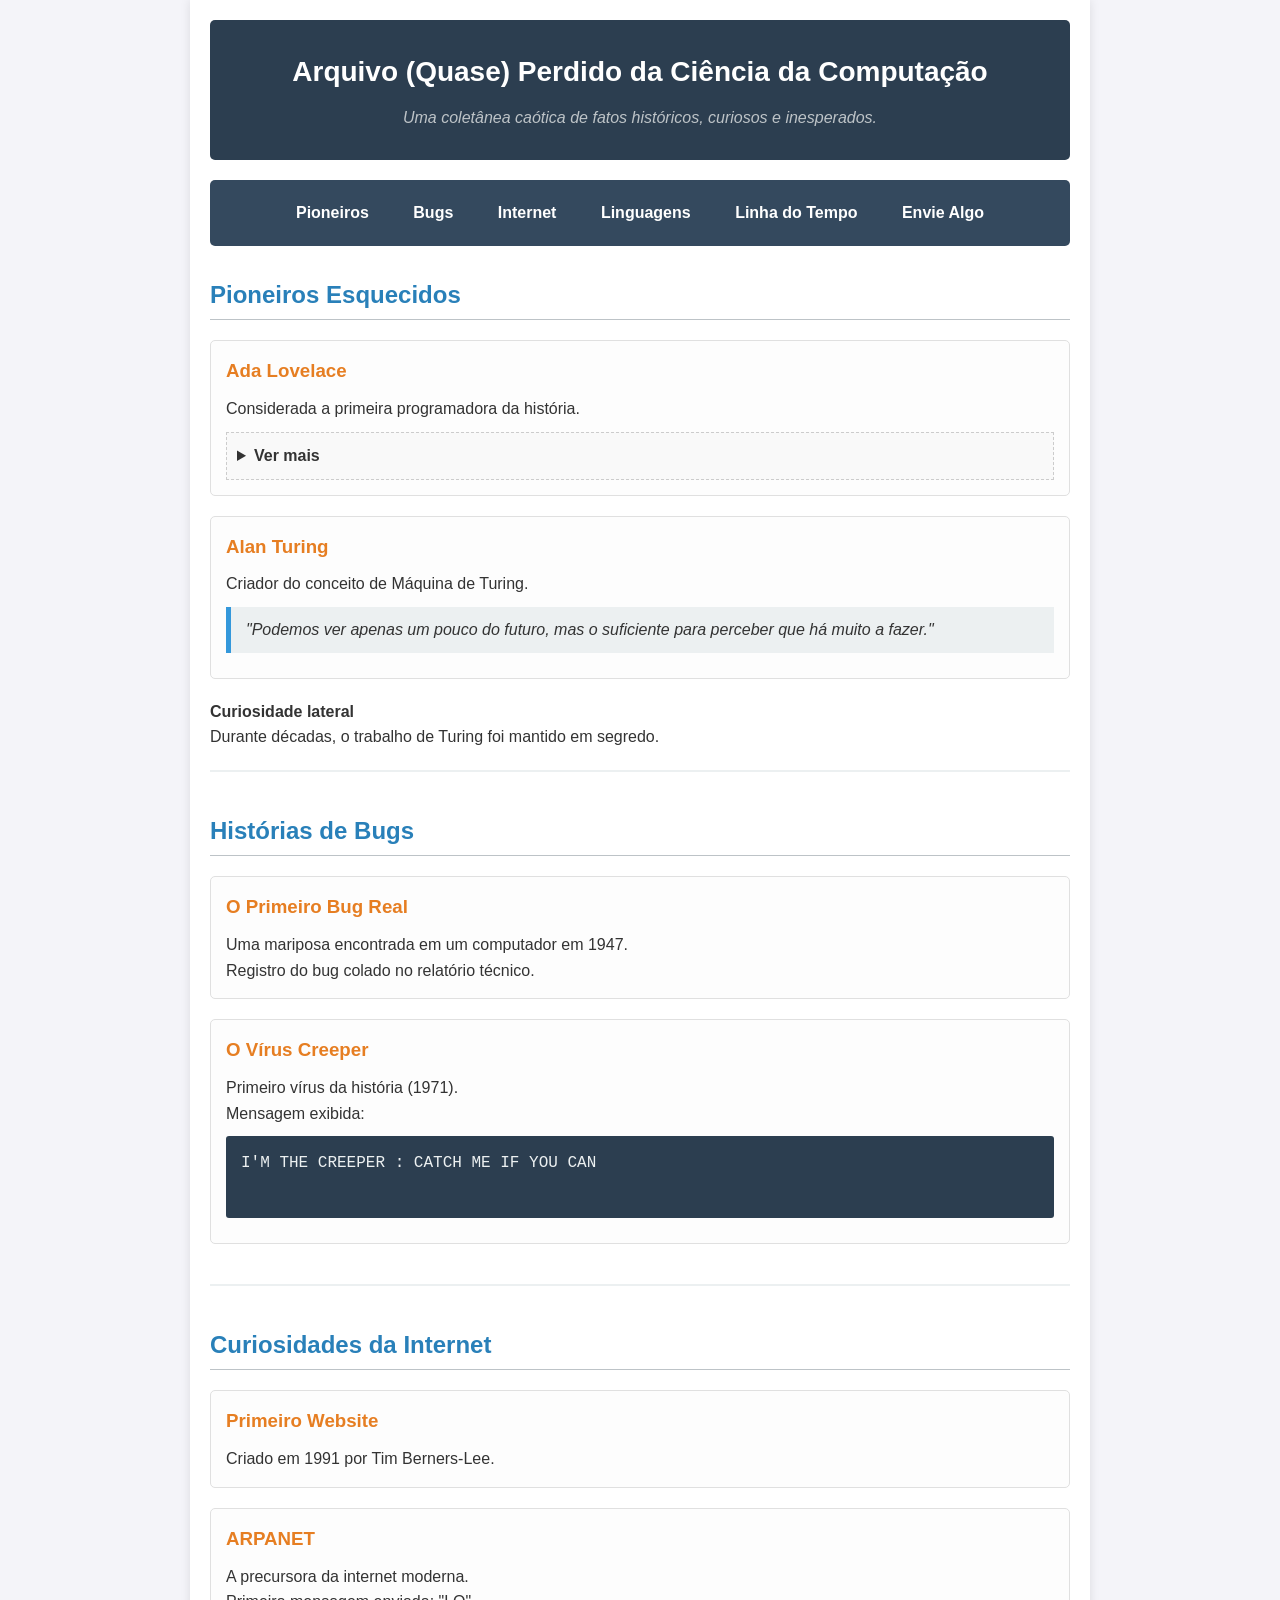
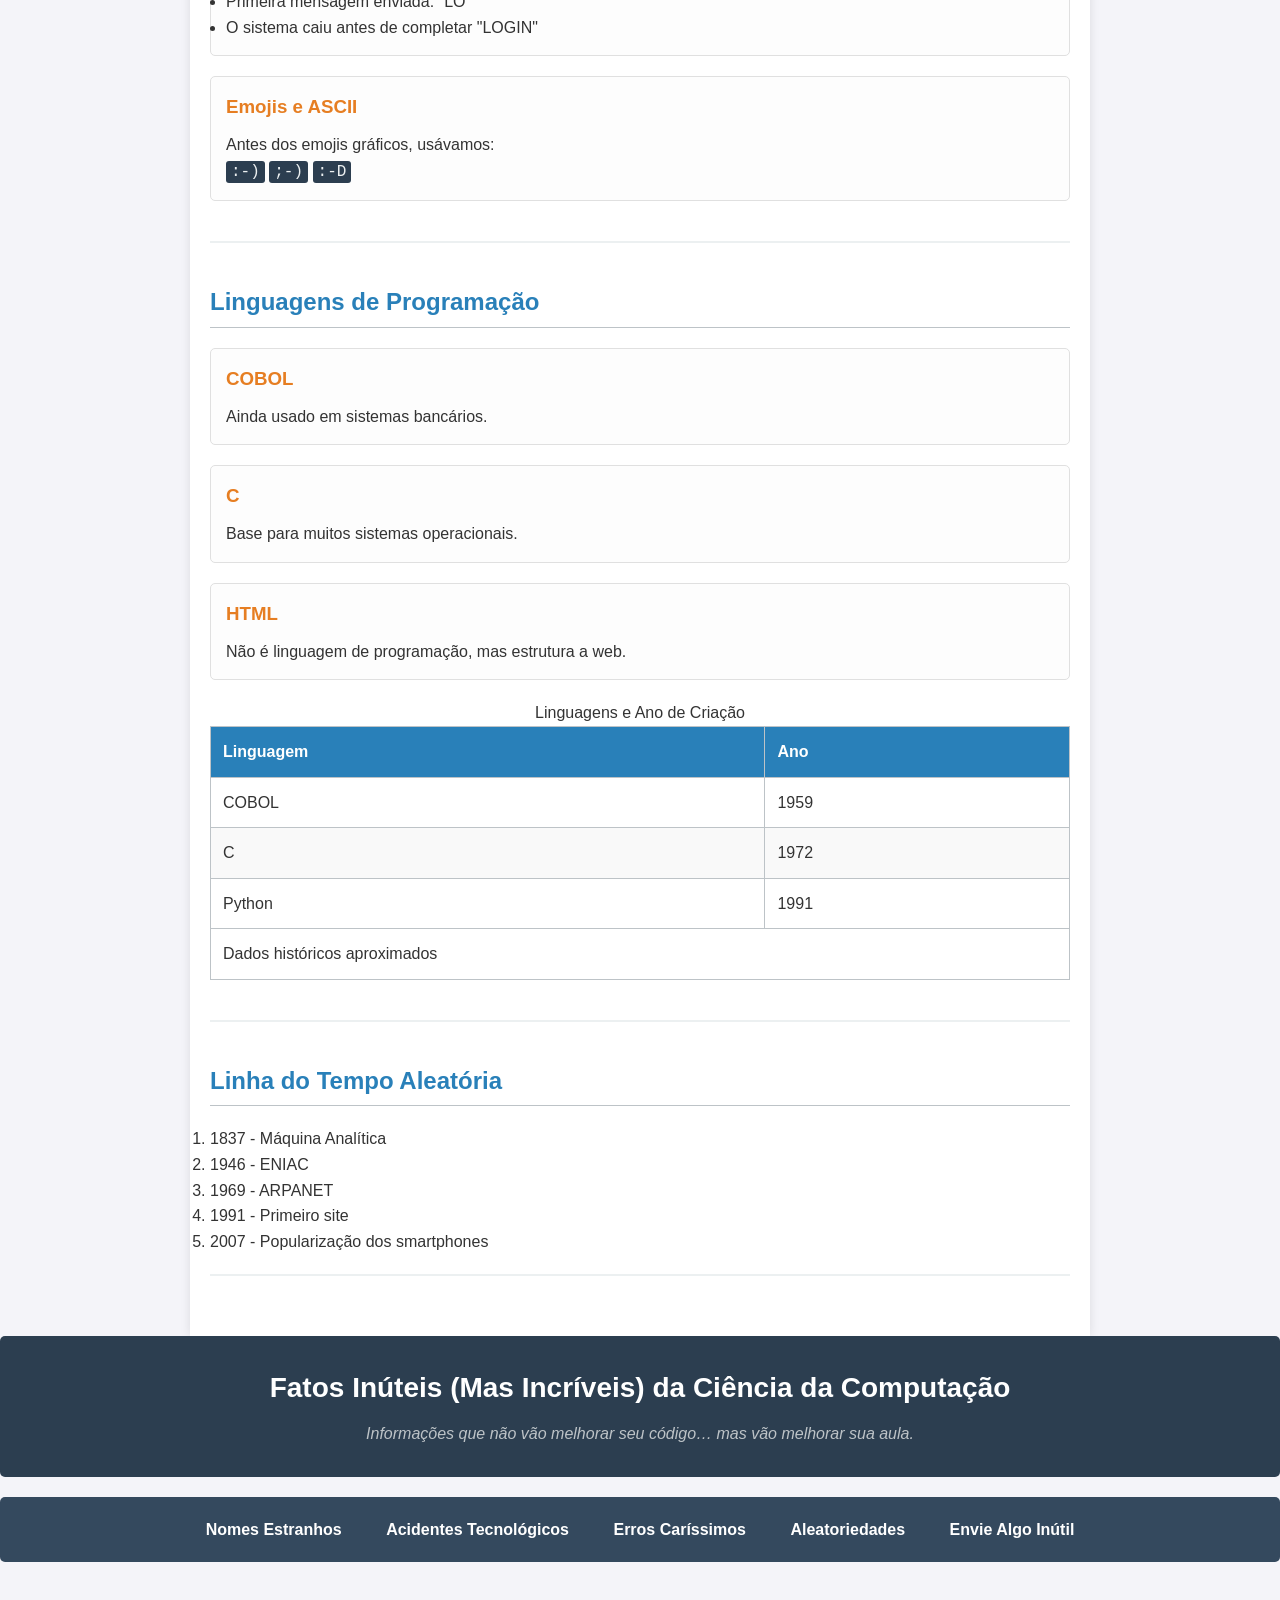
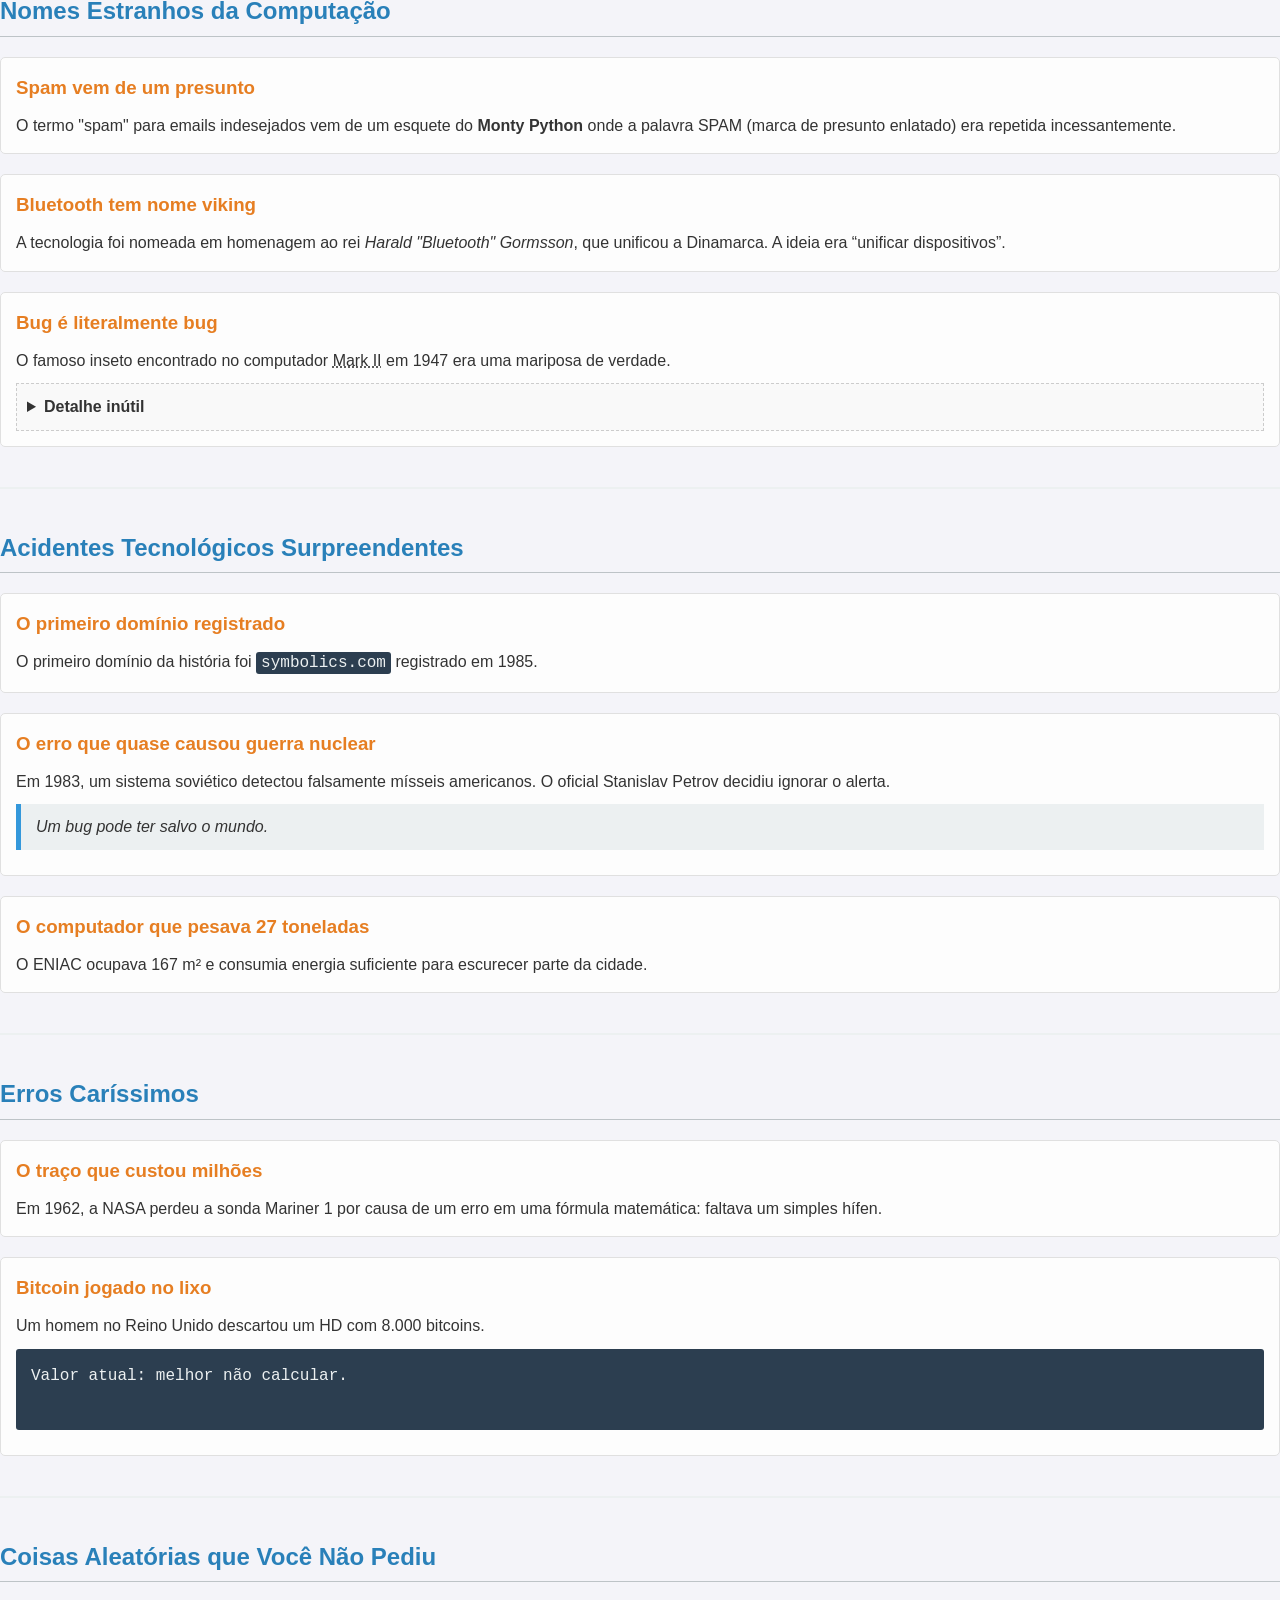
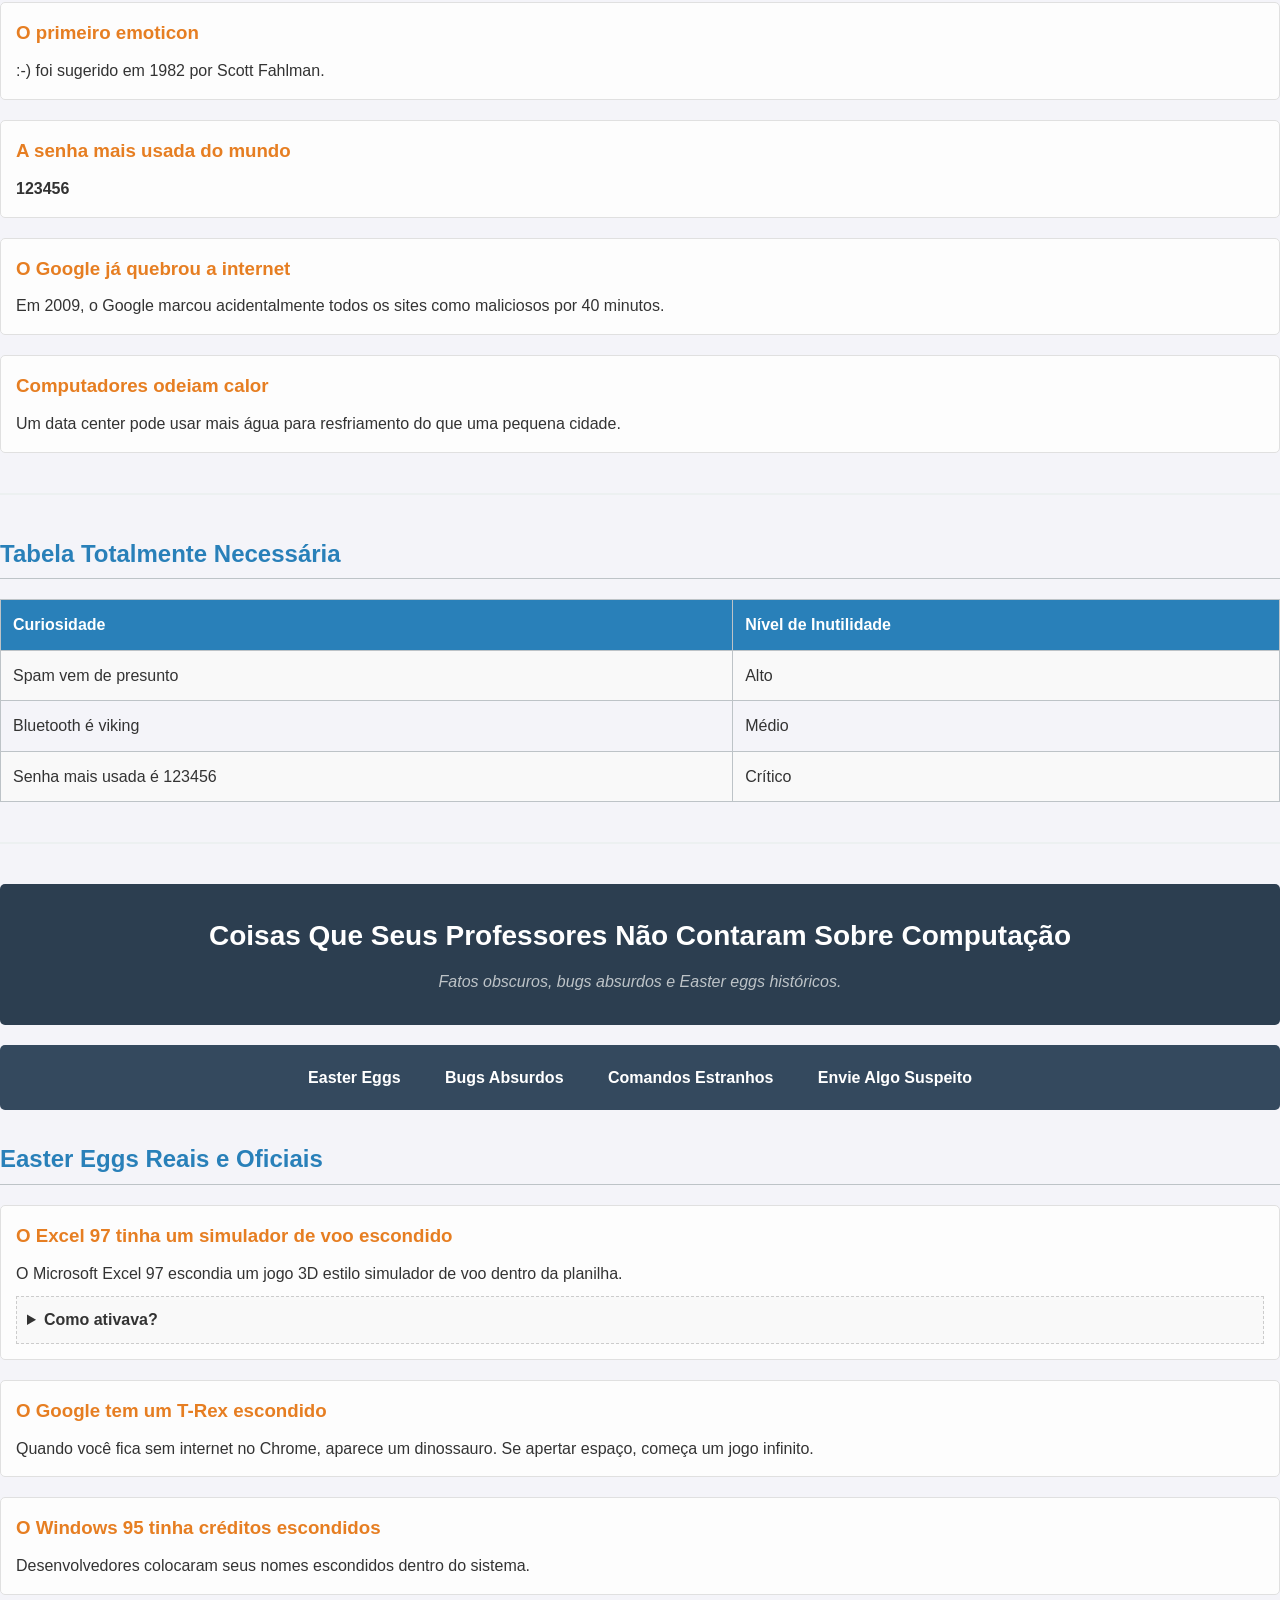
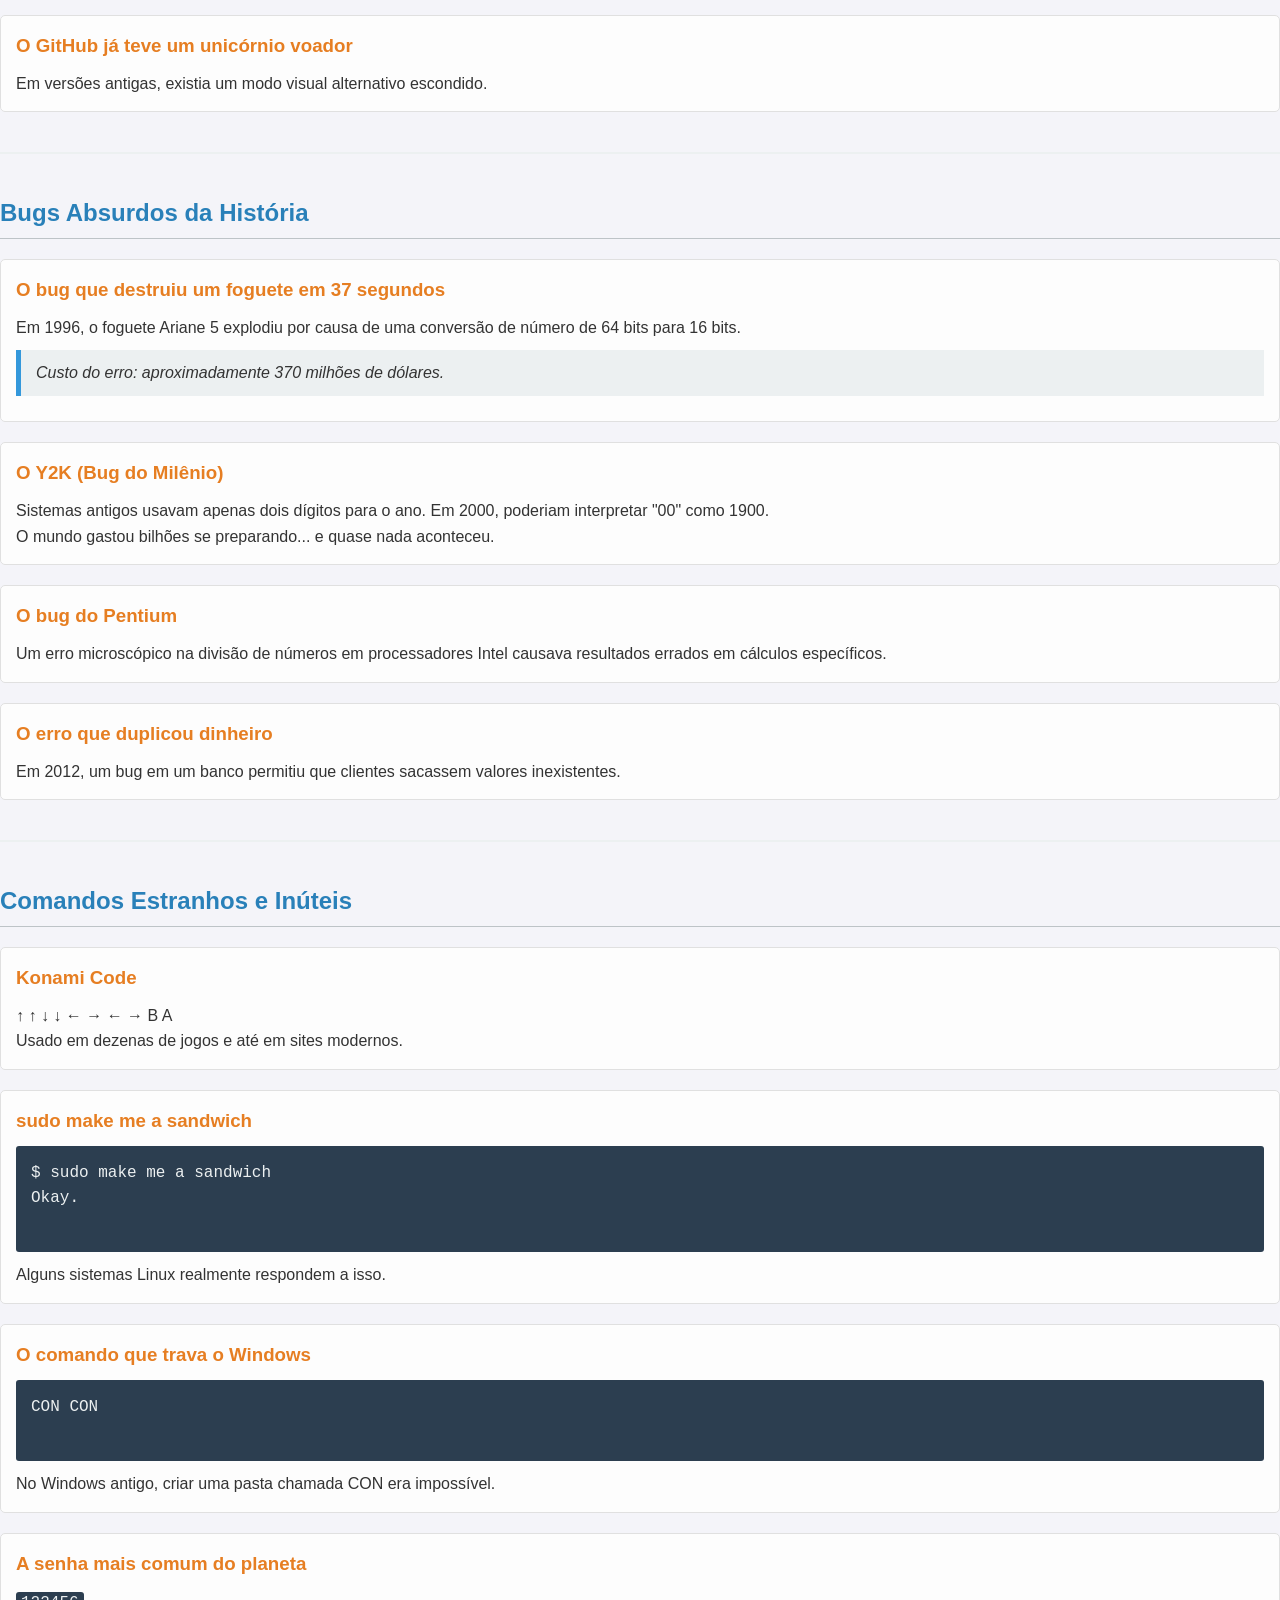
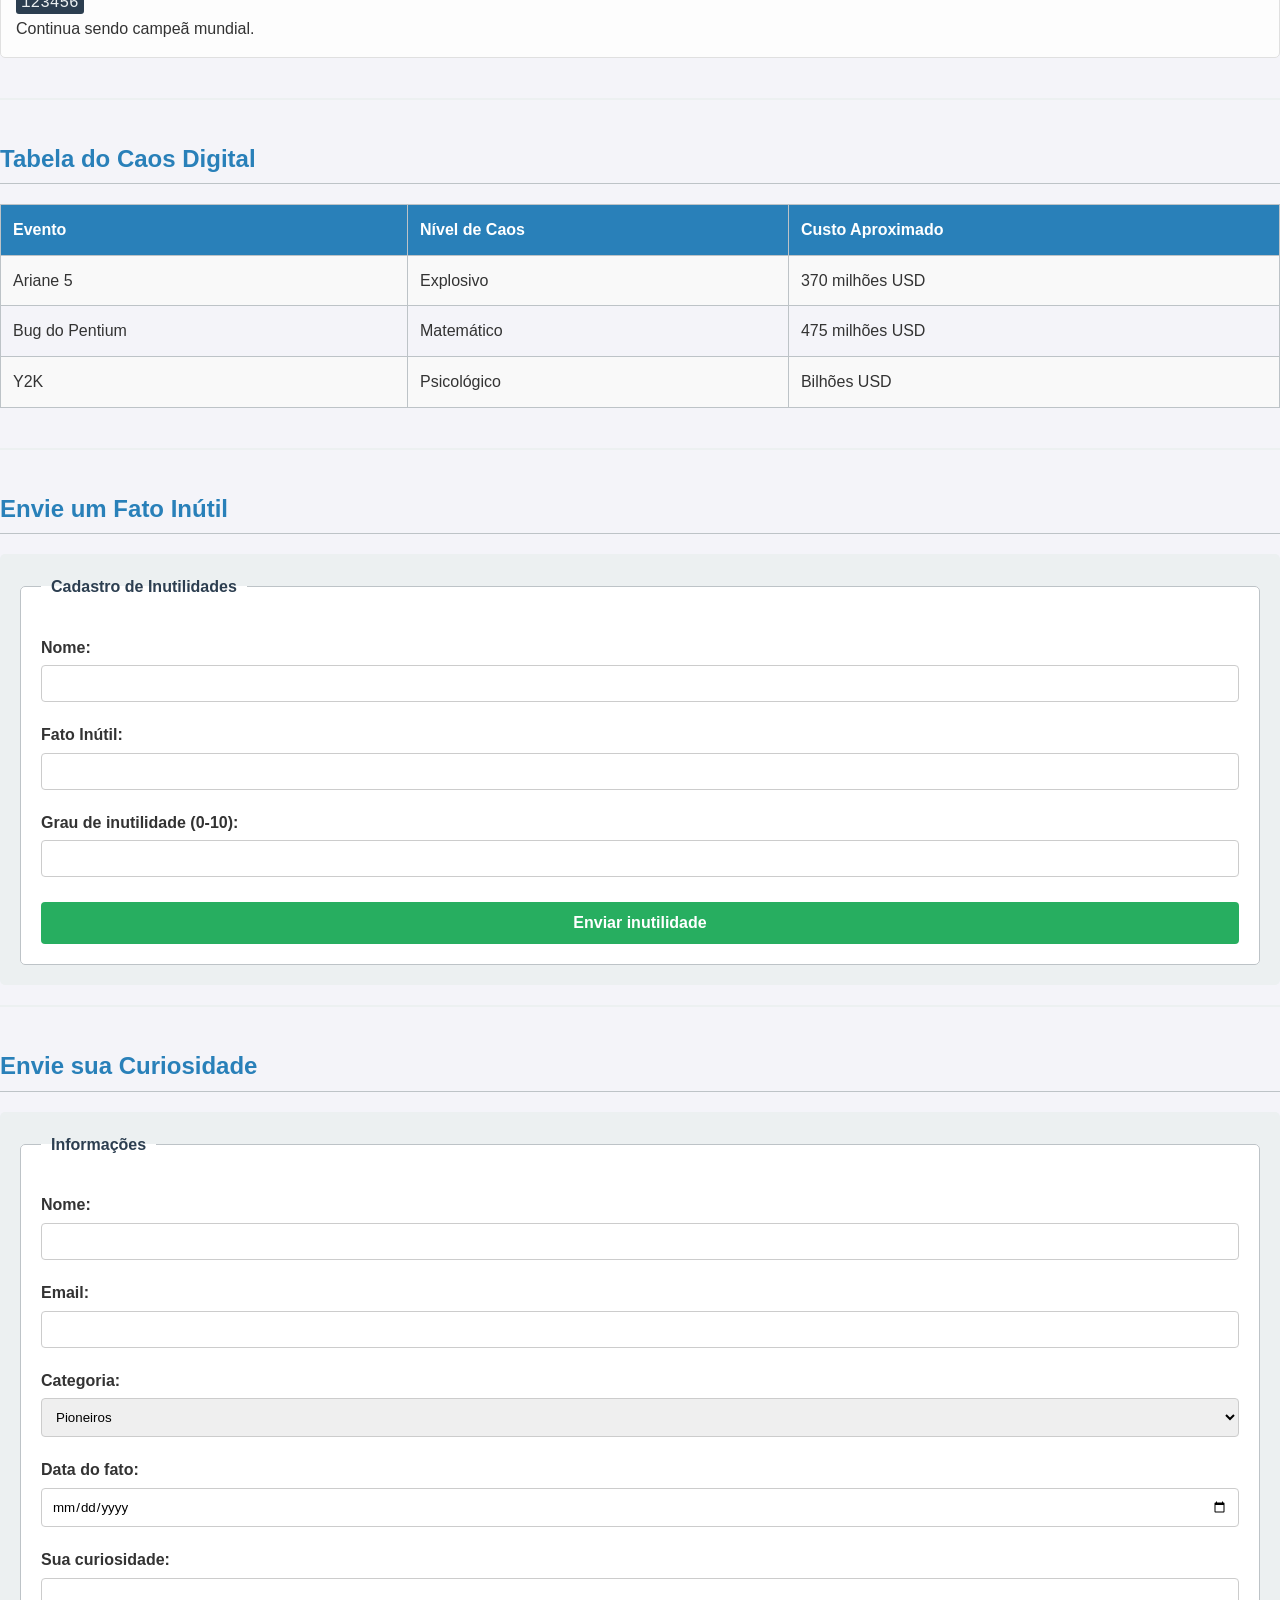
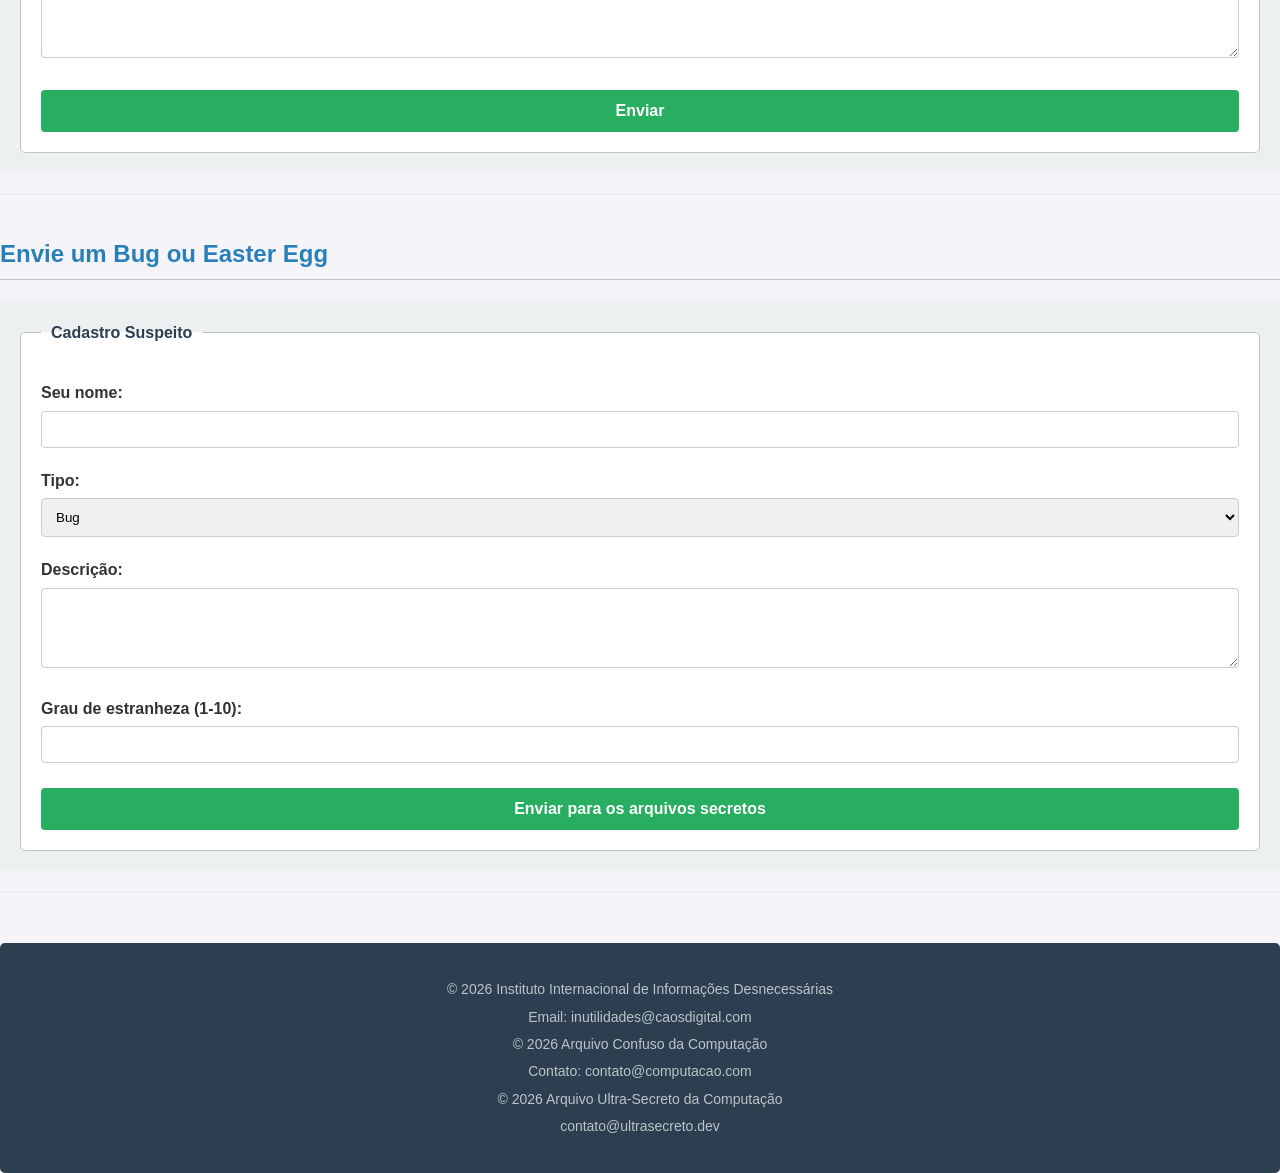
<file: EXC 03 - 0503 - CSS/index.html>
<!DOCTYPE html>
<html lang="pt-br">
<head>
    <meta charset="UTF-8">
    <meta name="description" content="Curiosidades e fatos históricos da Ciência da Computação">
    <meta name="author" content="Portal Computação">
    <meta name="viewport" content="width=device-width, initial-scale=1.0">
    <title>Arquivo Confuso da Computação</title>
    <link rel="stylesheet" href="style.css">
</head>

<body>

<div id="pagina">

    <header id="topo">
        <h1>Arquivo (Quase) Perdido da Ciência da Computação</h1>
        <p>Uma coletânea caótica de fatos históricos, curiosos e inesperados.</p>
    </header>

    <nav id="menu-principal">
        <ul>
            <li><a href="#pioneiros">Pioneiros</a></li>
            <li><a href="#bugs">Bugs</a></li>
            <li><a href="#internet">Internet</a></li>
            <li><a href="#linguagens">Linguagens</a></li>
            <li><a href="#linha-do-tempo">Linha do Tempo</a></li>
            <li><a href="#formulario">Envie Algo</a></li>
        </ul>
    </nav>

    <main>

        <section id="pioneiros">
            <h2>Pioneiros Esquecidos</h2>

            <article>
                <h3>Ada Lovelace</h3>
                <p>Considerada a primeira programadora da história.</p>
                <details>
                    <summary>Ver mais</summary>
                    <p>Ela escreveu um algoritmo para a Máquina Analítica no século XIX.</p>
                </details>
            </article>

            <article>
                <h3>Alan Turing</h3>
                <p>Criador do conceito de Máquina de Turing.</p>
                <blockquote>
                    "Podemos ver apenas um pouco do futuro, mas o suficiente para perceber que há muito a fazer."
                </blockquote>
            </article>

            <aside>
                <h4>Curiosidade lateral</h4>
                <p>Durante décadas, o trabalho de Turing foi mantido em segredo.</p>
            </aside>
        </section>

        <section id="bugs">
            <h2>Histórias de Bugs</h2>

            <article>
                <h3>O Primeiro Bug Real</h3>
                <p>Uma mariposa encontrada em um computador em 1947.</p>
                <figure>
                    <figcaption>Registro do bug colado no relatório técnico.</figcaption>
                </figure>
            </article>

            <article>
                <h3>O Vírus Creeper</h3>
                <p>Primeiro vírus da história (1971).</p>
                <p>Mensagem exibida:</p>
                <pre>
I'M THE CREEPER : CATCH ME IF YOU CAN
                </pre>
            </article>
        </section>

        <section id="internet">
            <h2>Curiosidades da Internet</h2>

            <article>
                <h3>Primeiro Website</h3>
                <p>Criado em 1991 por Tim Berners-Lee.</p>
            </article>

            <article>
                <h3>ARPANET</h3>
                <p>A precursora da internet moderna.</p>
                <ul>
                    <li>Primeira mensagem enviada: "LO"</li>
                    <li>O sistema caiu antes de completar "LOGIN"</li>
                </ul>
            </article>

            <article>
                <h3>Emojis e ASCII</h3>
                <p>Antes dos emojis gráficos, usávamos:</p>
                <code>:-)</code>
                <code>;-)</code>
                <code>:-D</code>
            </article>
        </section>

        <section id="linguagens">
            <h2>Linguagens de Programação</h2>

            <article>
                <h3>COBOL</h3>
                <p>Ainda usado em sistemas bancários.</p>
            </article>

            <article>
                <h3>C</h3>
                <p>Base para muitos sistemas operacionais.</p>
            </article>

            <article>
                <h3>HTML</h3>
                <p>Não é linguagem de programação, mas estrutura a web.</p>
            </article>

            <div>
                <table border="1">
                    <caption>Linguagens e Ano de Criação</caption>
                    <thead>
                        <tr>
                            <th>Linguagem</th>
                            <th>Ano</th>
                        </tr>
                    </thead>
                    <tbody>
                        <tr>
                            <td>COBOL</td>
                            <td>1959</td>
                        </tr>
                        <tr>
                            <td>C</td>
                            <td>1972</td>
                        </tr>
                        <tr>
                            <td>Python</td>
                            <td>1991</td>
                        </tr>
                    </tbody>
                    <tfoot>
                        <tr>
                            <td colspan="2">Dados históricos aproximados</td>
                        </tr>
                    </tfoot>
                </table>
            </div>
        </section>

        <section id="linha-do-tempo">
            <h2>Linha do Tempo Aleatória</h2>

            <ol>
                <li>1837 - Máquina Analítica</li>
                <li>1946 - ENIAC</li>
                <li>1969 - ARPANET</li>
                <li>1991 - Primeiro site</li>
                <li>2007 - Popularização dos smartphones</li>
            </ol>
        </section>


</div>


<header>
    <h1>Fatos Inúteis (Mas Incríveis) da Ciência da Computação</h1>
    <p>Informações que não vão melhorar seu código… mas vão melhorar sua aula.</p>
</header>

<nav>
    <ul>
        <li><a href="#nomes">Nomes Estranhos</a></li>
        <li><a href="#acidentes">Acidentes Tecnológicos</a></li>
        <li><a href="#dinheiro">Erros Caríssimos</a></li>
        <li><a href="#aleatorio">Aleatoriedades</a></li>
        <li><a href="#form">Envie Algo Inútil</a></li>
    </ul>
</nav>



<section id="nomes">
    <h2>Nomes Estranhos da Computação</h2>

    <article>
        <h3>Spam vem de um presunto</h3>
        <p>
            O termo "spam" para emails indesejados vem de um esquete do 
            <strong>Monty Python</strong> onde a palavra SPAM (marca de presunto enlatado) 
            era repetida incessantemente.
        </p>
    </article>

    <article>
        <h3>Bluetooth tem nome viking</h3>
        <p>
            A tecnologia foi nomeada em homenagem ao rei 
            <em>Harald "Bluetooth" Gormsson</em>, que unificou a Dinamarca.
            A ideia era “unificar dispositivos”.
        </p>
    </article>

    <article>
        <h3>Bug é literalmente bug</h3>
        <p>
            O famoso inseto encontrado no computador 
            <abbr title="Harvard Mark II">Mark II</abbr> em 1947 
            era uma mariposa de verdade.
        </p>
        <details>
            <summary>Detalhe inútil</summary>
            <p>O inseto ainda está preservado em um museu.</p>
        </details>
    </article>

</section>


<section id="acidentes">

    <h2>Acidentes Tecnológicos Surpreendentes</h2>

    <article>
        <h3>O primeiro domínio registrado</h3>
        <p>
            O primeiro domínio da história foi 
            <code>symbolics.com</code> registrado em 1985.
        </p>
    </article>

    <article>
        <h3>O erro que quase causou guerra nuclear</h3>
        <p>
            Em 1983, um sistema soviético detectou falsamente mísseis americanos.
            O oficial Stanislav Petrov decidiu ignorar o alerta.
        </p>
        <blockquote>
            Um bug pode ter salvo o mundo.
        </blockquote>
    </article>

    <article>
        <h3>O computador que pesava 27 toneladas</h3>
        <p>
            O ENIAC ocupava 167 m² e consumia energia suficiente para escurecer parte da cidade.
        </p>
    </article>

</section>


<section id="dinheiro">

    <h2>Erros Caríssimos</h2>

    <article>
        <h3>O traço que custou milhões</h3>
        <p>
            Em 1962, a NASA perdeu a sonda Mariner 1 por causa de um erro em uma fórmula matemática:
            faltava um simples hífen.
        </p>
    </article>

    <article>
        <h3>Bitcoin jogado no lixo</h3>
        <p>
            Um homem no Reino Unido descartou um HD com 8.000 bitcoins.
        </p>
        <pre>
Valor atual: melhor não calcular.
        </pre>
    </article>

</section>


<section id="aleatorio">

    <h2>Coisas Aleatórias que Você Não Pediu</h2>

    <article>
        <h3>O primeiro emoticon</h3>
        <p>
            :-) foi sugerido em 1982 por Scott Fahlman.
        </p>
    </article>

    <article>
        <h3>A senha mais usada do mundo</h3>
        <p><strong>123456</strong></p>
    </article>

    <article>
        <h3>O Google já quebrou a internet</h3>
        <p>
            Em 2009, o Google marcou acidentalmente todos os sites como maliciosos por 40 minutos.
        </p>
    </article>

    <article>
        <h3>Computadores odeiam calor</h3>
        <p>
            Um data center pode usar mais água para resfriamento do que uma pequena cidade.
        </p>
    </article>

</section>


<section>

    <h2>Tabela Totalmente Necessária</h2>

    <table border="1">
        <tr>
            <th>Curiosidade</th>
            <th>Nível de Inutilidade</th>
        </tr>
        <tr>
            <td>Spam vem de presunto</td>
            <td>Alto</td>
        </tr>
        <tr>
            <td>Bluetooth é viking</td>
            <td>Médio</td>
        </tr>
        <tr>
            <td>Senha mais usada é 123456</td>
            <td>Crítico</td>
        </tr>
    </table>

</section>

<header>
    <h1>Coisas Que Seus Professores Não Contaram Sobre Computação</h1>
    <p>Fatos obscuros, bugs absurdos e Easter eggs históricos.</p>
</header>

<nav>
    <ul>
        <li><a href="#easter-eggs">Easter Eggs</a></li>
        <li><a href="#bugs-absurdos">Bugs Absurdos</a></li>
        <li><a href="#comandos-secretos">Comandos Estranhos</a></li>
        <li><a href="#formulario-secreto">Envie Algo Suspeito</a></li>
    </ul>
</nav>


<section id="easter-eggs">

    <h2>Easter Eggs Reais e Oficiais</h2>

    <article>
        <h3>O Excel 97 tinha um simulador de voo escondido</h3>
        <p>
            O Microsoft Excel 97 escondia um jogo 3D estilo simulador de voo 
            dentro da planilha.
        </p>
        <details>
            <summary>Como ativava?</summary>
            <p>Era preciso selecionar células específicas e usar combinações absurdas de teclado.</p>
        </details>
    </article>

    <article>
        <h3>O Google tem um T-Rex escondido</h3>
        <p>
            Quando você fica sem internet no Chrome, aparece um dinossauro.
            Se apertar espaço, começa um jogo infinito.
        </p>
    </article>

    <article>
        <h3>O Windows 95 tinha créditos escondidos</h3>
        <p>
            Desenvolvedores colocaram seus nomes escondidos dentro do sistema.
        </p>
    </article>

    <article>
        <h3>O GitHub já teve um unicórnio voador</h3>
        <p>
            Em versões antigas, existia um modo visual alternativo escondido.
        </p>
    </article>

</section>



<section id="bugs-absurdos">

    <h2>Bugs Absurdos da História</h2>

    <article>
        <h3>O bug que destruiu um foguete em 37 segundos</h3>
        <p>
            Em 1996, o foguete Ariane 5 explodiu por causa de uma conversão de número
            de 64 bits para 16 bits.
        </p>
        <blockquote>
            Custo do erro: aproximadamente 370 milhões de dólares.
        </blockquote>
    </article>

    <article>
        <h3>O Y2K (Bug do Milênio)</h3>
        <p>
            Sistemas antigos usavam apenas dois dígitos para o ano.
            Em 2000, poderiam interpretar "00" como 1900.
        </p>
        <p>
            O mundo gastou bilhões se preparando... e quase nada aconteceu.
        </p>
    </article>

    <article>
        <h3>O bug do Pentium</h3>
        <p>
            Um erro microscópico na divisão de números em processadores Intel
            causava resultados errados em cálculos específicos.
        </p>
    </article>

    <article>
        <h3>O erro que duplicou dinheiro</h3>
        <p>
            Em 2012, um bug em um banco permitiu que clientes sacassem valores inexistentes.
        </p>
    </article>

</section>



<section id="comandos-secretos">

    <h2>Comandos Estranhos e Inúteis</h2>

    <article>
        <h3>Konami Code</h3>
        <p>
            ↑ ↑ ↓ ↓ ← → ← → B A
        </p>
        <p>
            Usado em dezenas de jogos e até em sites modernos.
        </p>
    </article>

    <article>
        <h3>sudo make me a sandwich</h3>
        <pre>
$ sudo make me a sandwich
Okay.
        </pre>
        <p>Alguns sistemas Linux realmente respondem a isso.</p>
    </article>

    <article>
        <h3>O comando que trava o Windows</h3>
        <pre>
CON CON
        </pre>
        <p>
            No Windows antigo, criar uma pasta chamada CON era impossível.
        </p>
    </article>

    <article>
        <h3>A senha mais comum do planeta</h3>
        <code>123456</code>
        <p>
            Continua sendo campeã mundial.
        </p>
    </article>

</section>



<section>

    <h2>Tabela do Caos Digital</h2>

    <table border="1">
        <tr>
            <th>Evento</th>
            <th>Nível de Caos</th>
            <th>Custo Aproximado</th>
        </tr>
        <tr>
            <td>Ariane 5</td>
            <td>Explosivo</td>
            <td>370 milhões USD</td>
        </tr>
        <tr>
            <td>Bug do Pentium</td>
            <td>Matemático</td>
            <td>475 milhões USD</td>
        </tr>
        <tr>
            <td>Y2K</td>
            <td>Psicológico</td>
            <td>Bilhões USD</td>
        </tr>
    </table>

</section>


<section id="form">

    <h2>Envie um Fato Inútil</h2>

    <form>
        <fieldset>
            <legend>Cadastro de Inutilidades</legend>

            <label>Nome:</label>
            <input type="text" name="nome">

            <label>Fato Inútil:</label>
            <input type="text" name="fato">

            <label>Grau de inutilidade (0-10):</label>
            <input type="number" name="grau" min="0" max="10">

            <input type="submit" value="Enviar inutilidade">
        </fieldset>
    </form>
    
</section>
 <section id="formulario">
            <h2>Envie sua Curiosidade</h2>

            <form>
                <fieldset>
                    <legend>Informações</legend>

                    <label>Nome:</label>
                    <input type="text" name="nome">

                    <label>Email:</label>
                    <input type="email" name="email">

                    <label>Categoria:</label>
                    <select name="categoria">
                        <option>Pioneiros</option>
                        <option>Bugs</option>
                        <option>Internet</option>
                        <option>Linguagens</option>
                    </select>

                    <label>Data do fato:</label>
                    <input type="date" name="data">

                    <label>Sua curiosidade:</label>
                    <textarea name="curiosidade"></textarea>

                    <input type="submit" value="Enviar">
                </fieldset>
            </form>
        </section>

    
<section id="formulario-secreto">

    <h2>Envie um Bug ou Easter Egg</h2>

    <form>
        <fieldset>
            <legend>Cadastro Suspeito</legend>

            <label>Seu nome:</label>
            <input type="text" name="nome">

            <label>Tipo:</label>
            <select name="tipo">
                <option>Bug</option>
                <option>Easter Egg</option>
                <option>Comando estranho</option>
            </select>

            <label>Descrição:</label>
            <textarea name="descricao"></textarea>

            <label>Grau de estranheza (1-10):</label>
            <input type="number" min="1" max="10">

            <input type="submit" value="Enviar para os arquivos secretos">
        </fieldset>
    </form>

</section>


</main>
</body>
<footer>
    <p>© 2026 Instituto Internacional de Informações Desnecessárias</p>
    <address>Email: inutilidades@caosdigital.com</address>
      <p>&copy; 2026 Arquivo Confuso da Computação</p>
        <address>
            Contato: contato@computacao.com
        </address>
         <p>© 2026 Arquivo Ultra-Secreto da Computação</p>
    <address>contato@ultrasecreto.dev</address>
</footer>

</div>

</body>
</html>
</file>
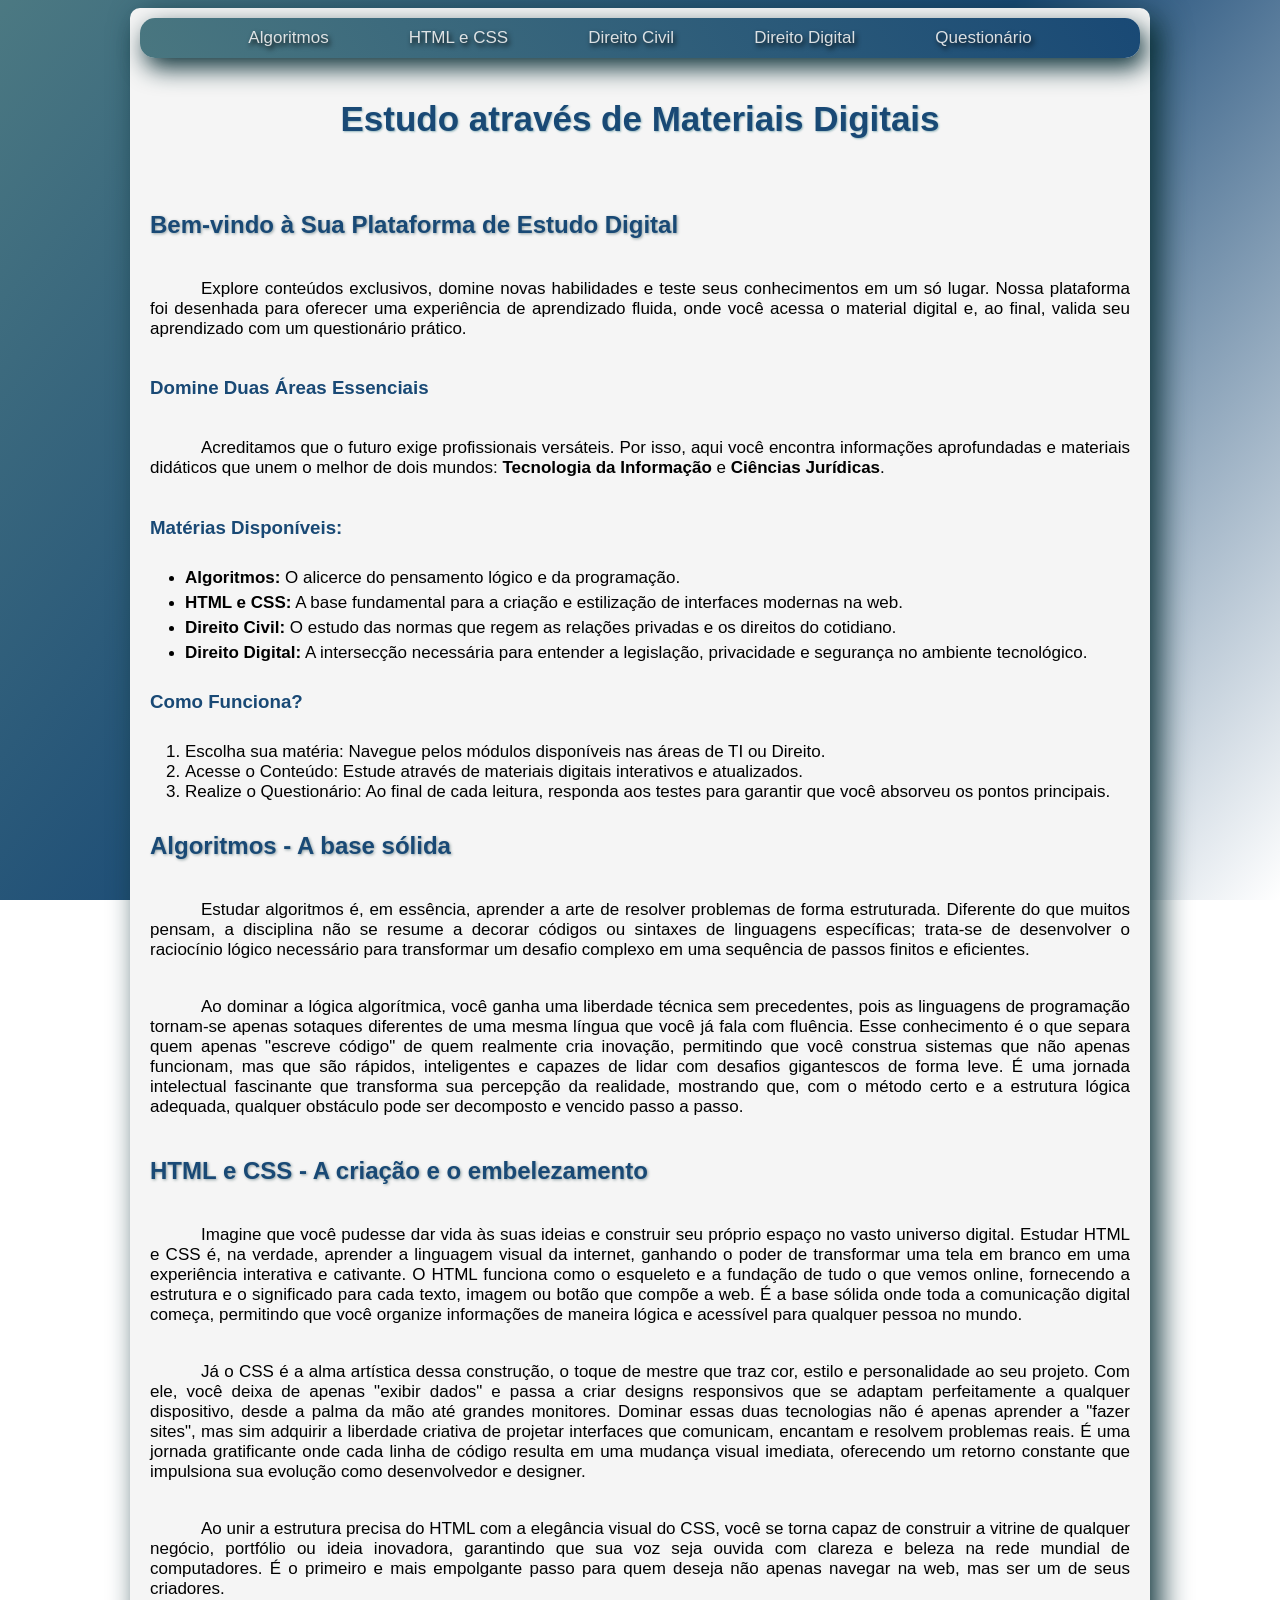
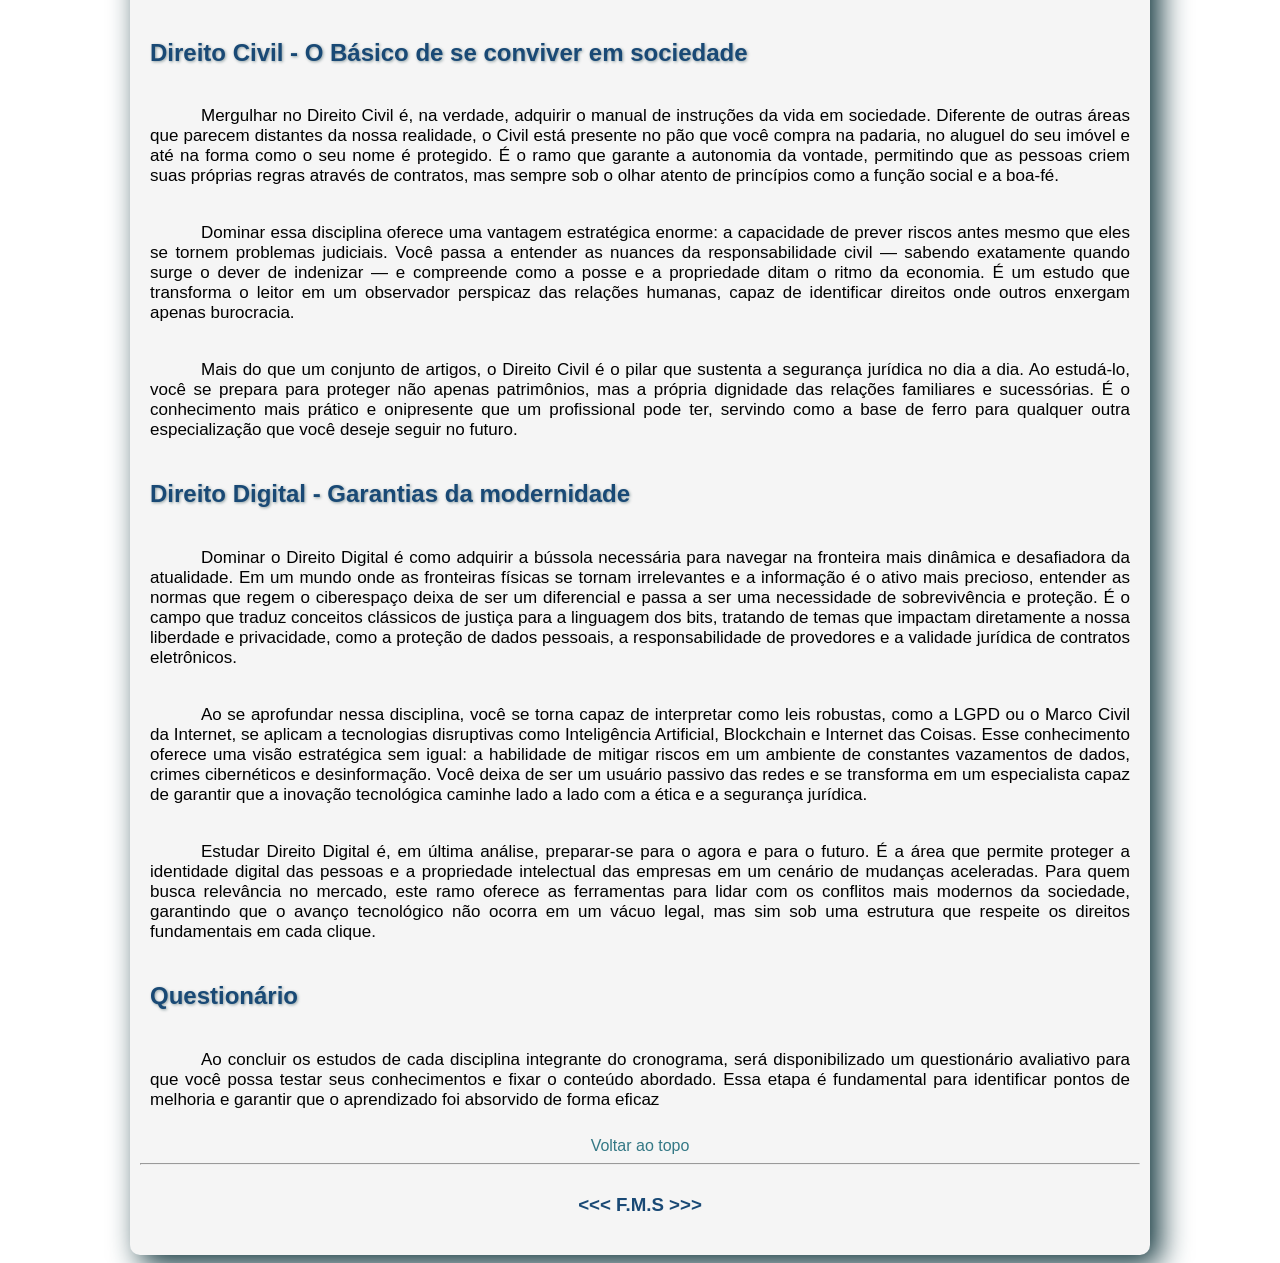
<file: Atividades/exc02-material.de.estudo/index.html>
<!DOCTYPE html>
<html lang="en">
<head>
    <meta charset="UTF-8">
    <meta name="viewport" content="width=device-width, initial-scale=1.0">
    <title>Material de Estudo Digital</title>
    <link rel="stylesheet" href="style.css">
</head>
<body>
    <main>
        <nav>
            <ul>
                <li><a href="#algoritmo">Algoritmos</a></li>
                <li><a href="#html">HTML e CSS</a></li>
                <li><a href="#civil">Direito Civil</a></li>
                <li><a href="#digital">Direito Digital</a></li>
                <li><a href="#questionario">Questionário</a></li>
            </ul>
        </nav>
        <br>

        <h1> Estudo através de Materiais Digitais</h1>
        <br>

        <h2>Bem-vindo à Sua Plataforma de Estudo Digital</h2>

        <p>Explore conteúdos exclusivos, domine novas habilidades e teste seus conhecimentos em um só lugar. Nossa plataforma foi desenhada para oferecer uma experiência de aprendizado fluida, onde você acessa o material digital e, ao final, valida seu aprendizado com um questionário prático.</p>

        <h3>Domine Duas Áreas Essenciais</h3>

        <p>Acreditamos que o futuro exige profissionais versáteis. Por isso, aqui você encontra informações aprofundadas e materiais didáticos que unem o melhor de dois mundos:  <b>Tecnologia da Informação</b> e <b>Ciências Jurídicas</b>.</p>

        <h3>Matérias Disponíveis:</h3>
        <ul>
            <li><a href="#algoritmo"><b>Algoritmos:</b> O alicerce do pensamento lógico e da programação. </a></li>
            <li> <a href="#html"><b>HTML e CSS:</b> A base fundamental para a criação e estilização de interfaces modernas na web.</a> </li>
            <li><a href="#civil"><b>Direito Civil:</b> O estudo das normas que regem as relações privadas e os direitos do cotidiano</a>.</li>
            <li><a href="#digital"><b>Direito Digital:</b> A intersecção necessária para entender a legislação, privacidade e segurança no ambiente tecnológico.</a></li>
        </ul>

        <h3>Como Funciona?</h3>
        
            <ol>
                <li>Escolha sua matéria: Navegue pelos módulos disponíveis nas áreas de TI ou Direito.</li>
                <li>Acesse o Conteúdo: Estude através de materiais digitais interativos e atualizados.</li>
                <li>Realize o Questionário: Ao final de cada leitura, responda aos testes para garantir que você absorveu os pontos principais.</li>
            </ol>

        <section id="algoritmo">
           
            <h2><a href="paginaAlgoritmo.html" target="_self" class="limparHL">Algoritmos - A base sólida</a></h2>

            <p>Estudar algoritmos é, em essência, aprender a arte de resolver problemas de forma estruturada. Diferente do que muitos pensam, a disciplina não se resume a decorar códigos ou sintaxes de linguagens específicas; trata-se de desenvolver o raciocínio lógico necessário para transformar um desafio complexo em uma sequência de passos finitos e eficientes.</p>

            <p>Ao dominar a lógica algorítmica, você ganha uma liberdade técnica sem precedentes, pois as linguagens de programação tornam-se apenas sotaques diferentes de uma mesma língua que você já fala com fluência. Esse conhecimento é o que separa quem apenas "escreve código" de quem realmente cria inovação, permitindo que você construa sistemas que não apenas funcionam, mas que são rápidos, inteligentes e capazes de lidar com desafios gigantescos de forma leve. É uma jornada intelectual fascinante que transforma sua percepção da realidade, mostrando que, com o método certo e a estrutura lógica adequada, qualquer obstáculo pode ser decomposto e vencido passo a passo.</p>

        </section>

        <section id="html">

            <h2><a href="paginaHTMLCSS.html" target="_self" class="limparHL">HTML e CSS - A criação e o embelezamento</a></h2>

            <p>Imagine que você pudesse dar vida às suas ideias e construir seu próprio espaço no vasto universo digital. Estudar HTML e CSS é, na verdade, aprender a linguagem visual da internet, ganhando o poder de transformar uma tela em branco em uma experiência interativa e cativante. O HTML funciona como o esqueleto e a fundação de tudo o que vemos online, fornecendo a estrutura e o significado para cada texto, imagem ou botão que compõe a web. É a base sólida onde toda a comunicação digital começa, permitindo que você organize informações de maneira lógica e acessível para qualquer pessoa no mundo.</p>
            <p>Já o CSS é a alma artística dessa construção, o toque de mestre que traz cor, estilo e personalidade ao seu projeto. Com ele, você deixa de apenas "exibir dados" e passa a criar designs responsivos que se adaptam perfeitamente a qualquer dispositivo, desde a palma da mão até grandes monitores. Dominar essas duas tecnologias não é apenas aprender a "fazer sites", mas sim adquirir a liberdade criativa de projetar interfaces que comunicam, encantam e resolvem problemas reais. É uma jornada gratificante onde cada linha de código resulta em uma mudança visual imediata, oferecendo um retorno constante que impulsiona sua evolução como desenvolvedor e designer.</p>
            <P>Ao unir a estrutura precisa do HTML com a elegância visual do CSS, você se torna capaz de construir a vitrine de qualquer negócio, portfólio ou ideia inovadora, garantindo que sua voz seja ouvida com clareza e beleza na rede mundial de computadores. É o primeiro e mais empolgante passo para quem deseja não apenas navegar na web, mas ser um de seus criadores.</P>

        </section>

        <section id="civil">

            <h2><a href="paginaCivil.html" target="_self" class="limparHL">Direito Civil - O Básico de se conviver em sociedade</a></h2>

            <p>Mergulhar no Direito Civil é, na verdade, adquirir o manual de instruções da vida em sociedade. Diferente de outras áreas que parecem distantes da nossa realidade, o Civil está presente no pão que você compra na padaria, no aluguel do seu imóvel e até na forma como o seu nome é protegido. É o ramo que garante a autonomia da vontade, permitindo que as pessoas criem suas próprias regras através de contratos, mas sempre sob o olhar atento de princípios como a função social e a boa-fé.</p>
            <p>Dominar essa disciplina oferece uma vantagem estratégica enorme: a capacidade de prever riscos antes mesmo que eles se tornem problemas judiciais. Você passa a entender as nuances da responsabilidade civil — sabendo exatamente quando surge o dever de indenizar — e compreende como a posse e a propriedade ditam o ritmo da economia. É um estudo que transforma o leitor em um observador perspicaz das relações humanas, capaz de identificar direitos onde outros enxergam apenas burocracia.</p>
            <p>Mais do que um conjunto de artigos, o Direito Civil é o pilar que sustenta a segurança jurídica no dia a dia. Ao estudá-lo, você se prepara para proteger não apenas patrimônios, mas a própria dignidade das relações familiares e sucessórias. É o conhecimento mais prático e onipresente que um profissional pode ter, servindo como a base de ferro para qualquer outra especialização que você deseje seguir no futuro.</p>

        </section>

        <section id="digital">
            <h2><a href="paginaDigital.html" target="_self" class="limparHL">Direito Digital - Garantias da modernidade</a></h2>
            <p>Dominar o Direito Digital é como adquirir a bússola necessária para navegar na fronteira mais dinâmica e desafiadora da atualidade. Em um mundo onde as fronteiras físicas se tornam irrelevantes e a informação é o ativo mais precioso, entender as normas que regem o ciberespaço deixa de ser um diferencial e passa a ser uma necessidade de sobrevivência e proteção. É o campo que traduz conceitos clássicos de justiça para a linguagem dos bits, tratando de temas que impactam diretamente a nossa liberdade e privacidade, como a proteção de dados pessoais, a responsabilidade de provedores e a validade jurídica de contratos eletrônicos.</p>
            <p>Ao se aprofundar nessa disciplina, você se torna capaz de interpretar como leis robustas, como a LGPD ou o Marco Civil da Internet, se aplicam a tecnologias disruptivas como Inteligência Artificial, Blockchain e Internet das Coisas. Esse conhecimento oferece uma visão estratégica sem igual: a habilidade de mitigar riscos em um ambiente de constantes vazamentos de dados, crimes cibernéticos e desinformação. Você deixa de ser um usuário passivo das redes e se transforma em um especialista capaz de garantir que a inovação tecnológica caminhe lado a lado com a ética e a segurança jurídica.</p>
            <p>Estudar Direito Digital é, em última análise, preparar-se para o agora e para o futuro. É a área que permite proteger a identidade digital das pessoas e a propriedade intelectual das empresas em um cenário de mudanças aceleradas. Para quem busca relevância no mercado, este ramo oferece as ferramentas para lidar com os conflitos mais modernos da sociedade, garantindo que o avanço tecnológico não ocorra em um vácuo legal, mas sim sob uma estrutura que respeite os direitos fundamentais em cada clique.</p>

        </section>

        <section id="questionario">
            <h2><a href="paginaQuestionario.html" target="_self" class="limparHL">Questionário</a></h2>
            <p>Ao concluir os estudos de cada disciplina integrante do cronograma, será disponibilizado um questionário avaliativo para que você possa testar seus conhecimentos e fixar o conteúdo abordado. Essa etapa é fundamental para identificar pontos de melhoria e garantir que o aprendizado foi absorvido de forma eficaz</p>

        </section>

        <a href="#" class="topo">Voltar ao topo</a>
        <hr>    
        <footer>
            <h3> &lt;&lt;&lt F.M.S &gt;&gt;&gt;</h3>
        </footer>

    </main>
    
</body>
</html>
</file>
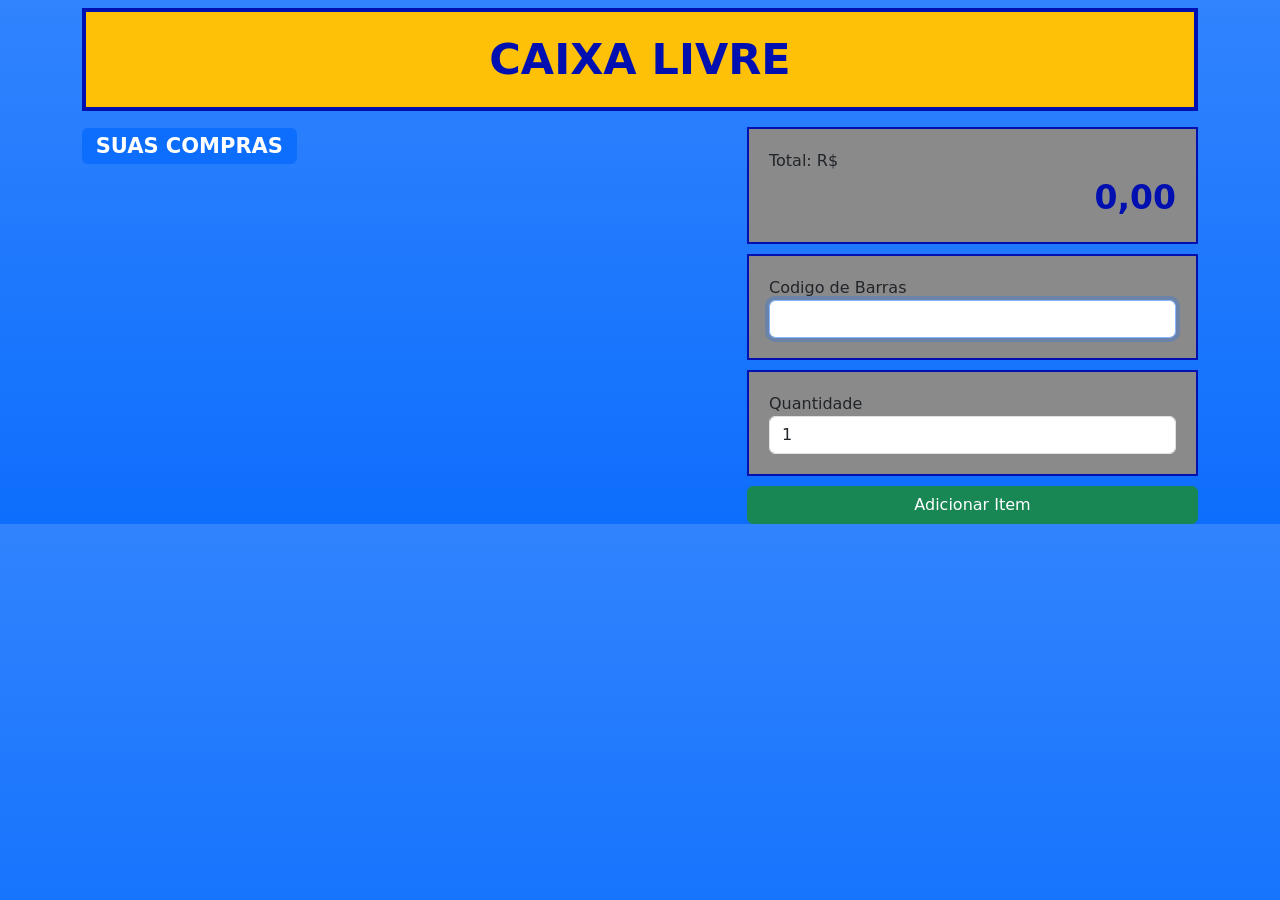
<file: Atividades/exc07-caixa/index.html>
<!DOCTYPE html>
<html lang="en">
<head>
    <meta charset="UTF-8">
    <meta name="viewport" content="width=device-width, initial-scale=1.0">
    <title>Caixa merca</title>

    <link href="https://cdn.jsdelivr.net/npm/bootstrap@5.3.8/dist/css/bootstrap.min.css" rel="stylesheet" integrity="sha384-sRIl4kxILFvY47J16cr9ZwB07vP4J8+LH7qKQnuqkuIAvNWLzeN8tE5YBujZqJLB" crossorigin="anonymous">
  

    <style>
        .topo{
            background: #ffc107;
            text-align: center;
            font-size: 43px;
            font-weight: bold;
            padding: 15px;
            border: 4px solid #000faf;
            color: #000faf;
        }
        .painel{
            background: #8a8a8a;
            padding: 20px;
            border: 2px solid #000faf;
            margin-bottom: 10px;
        }
        .total{
            font-size: 33px;
            font-weight: bold;
            text-align: right;
            color: #000faf;
        }
    </style>



</head>
<body class="bg-primary bg-gradient">
    <div class="container mt-2">
        <div class="topo">CAIXA LIVRE</div>
        <div class="row mt-3">
            <div class="col-md-7">
                <h3 class="text-white">
                    <span class="badge text-bg-primary"> SUAS COMPRAS</span>
                </h3>
                <ul id="lista" class="list-group-lista"></ul>
            </div>
        
                <div class="col md-5">
                    <div class="painel">Total: R$ <div class="total">0,00</div>
                    </div>

                    <div class="painel">
                        <label>Codigo de Barras</label>
                        <input type="text" id="cod" class="form-control">
                    </div>

                    <div class="painel">
                        <label>Quantidade</label>
                        <input type="number" id="qtd" class="form-control" value="1">
                    </div>

                    <button class="btn btn-success w-100" onclick="addproduto()">Adicionar Item</button>
                </div>
        
        </div>



    </div>

    <script src="script.js"> </script>
</body>
</html>
</file>
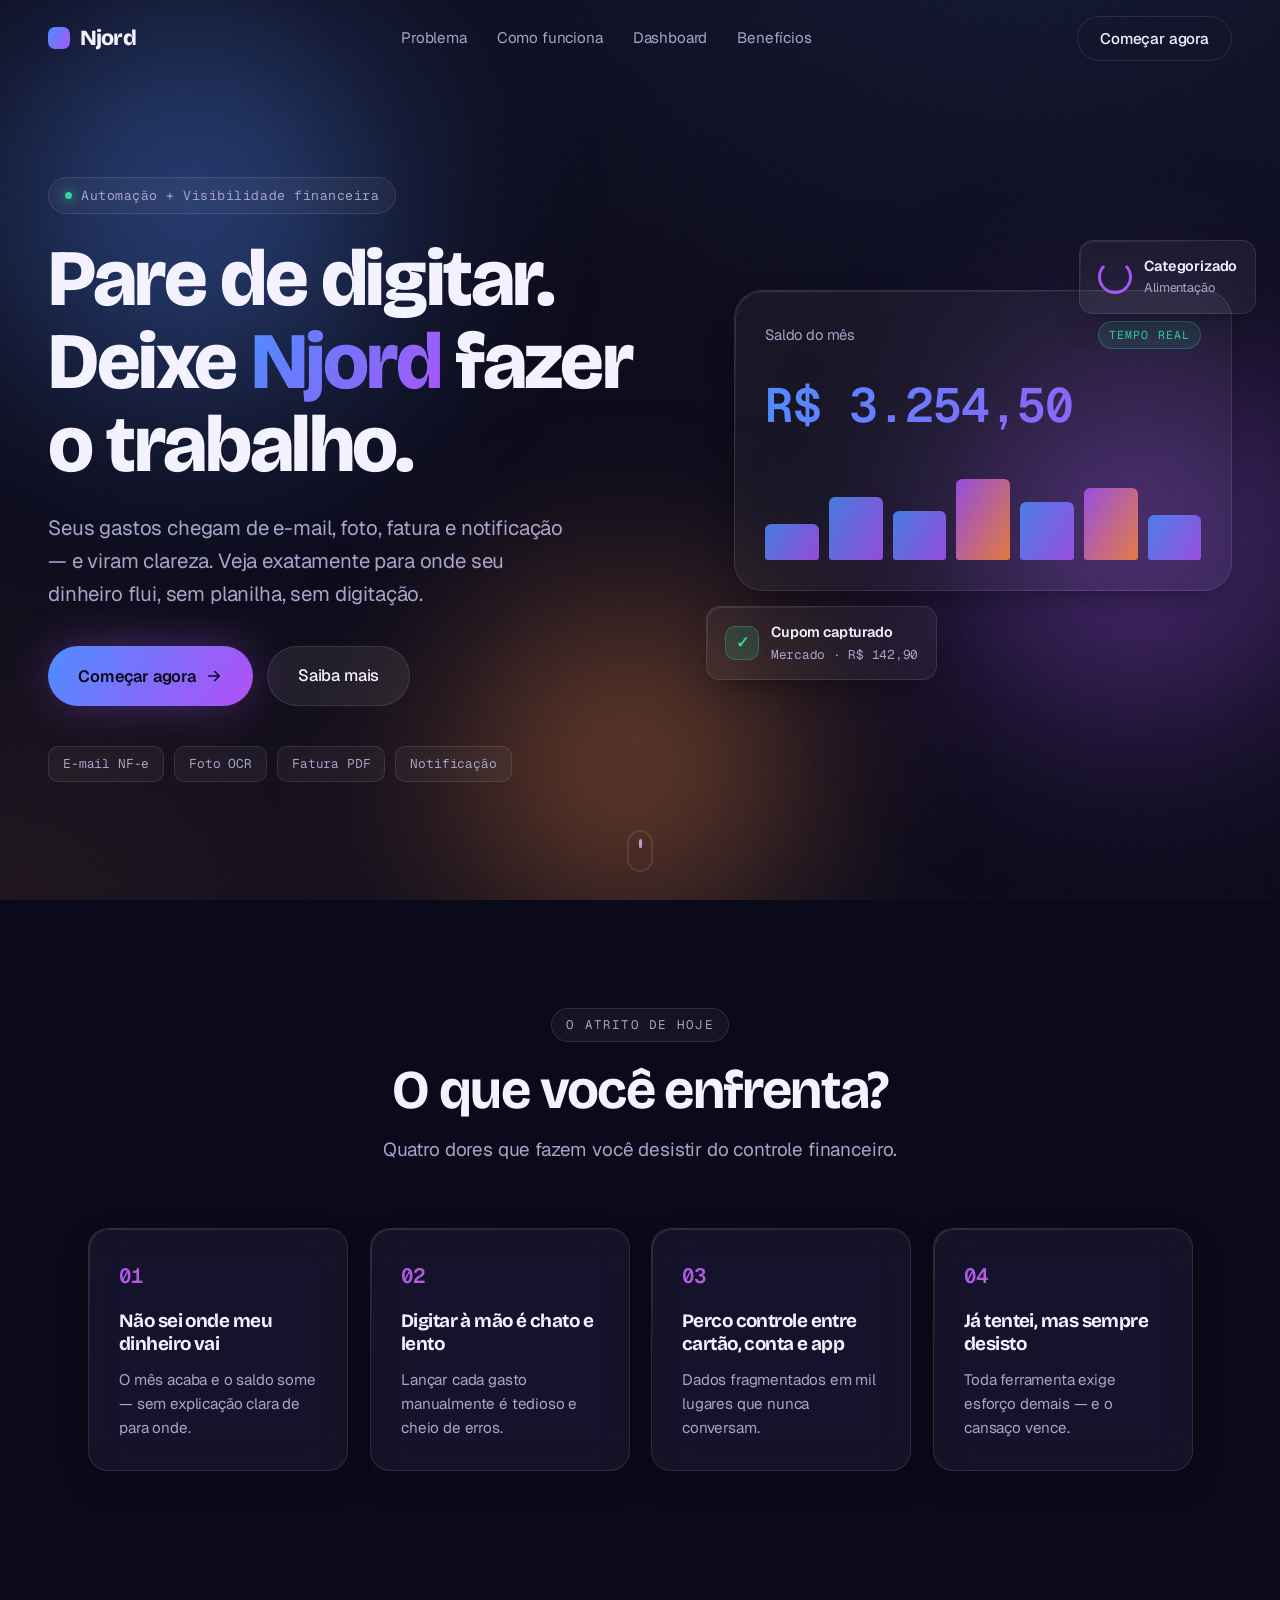
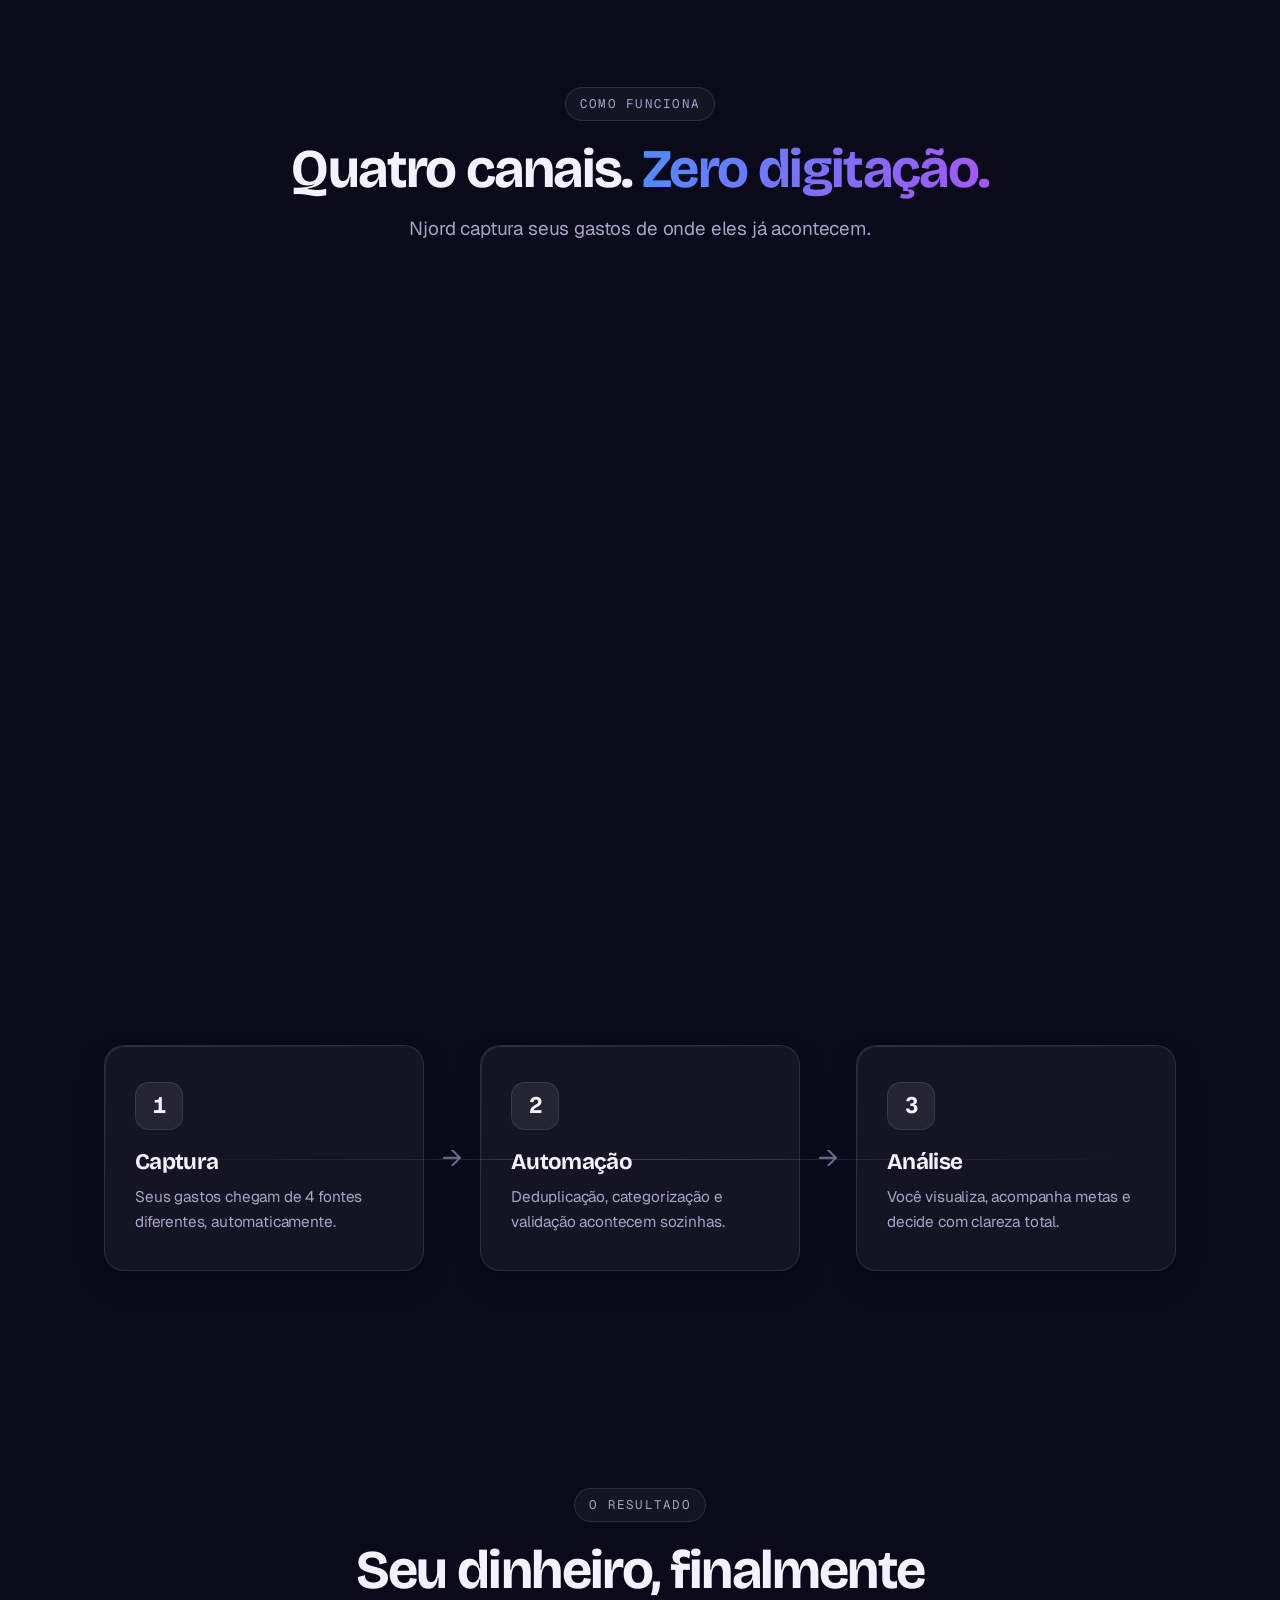
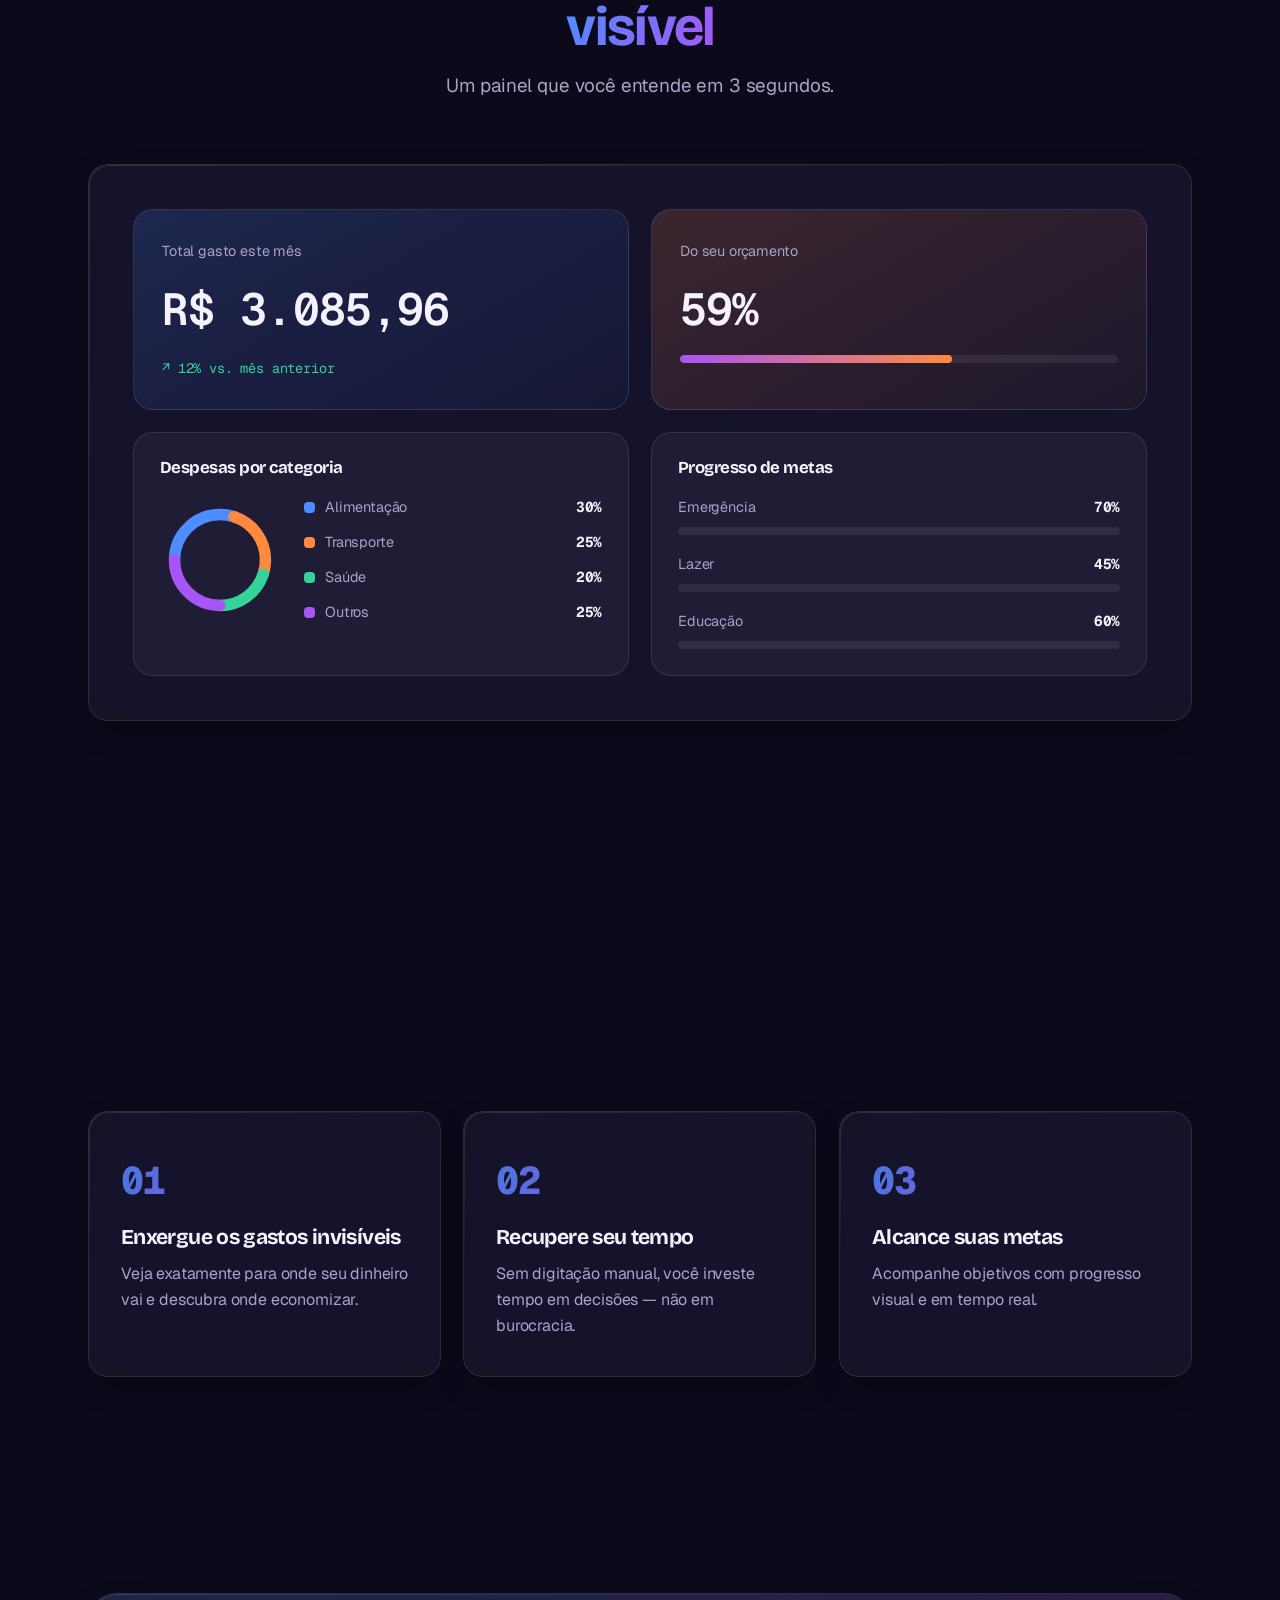
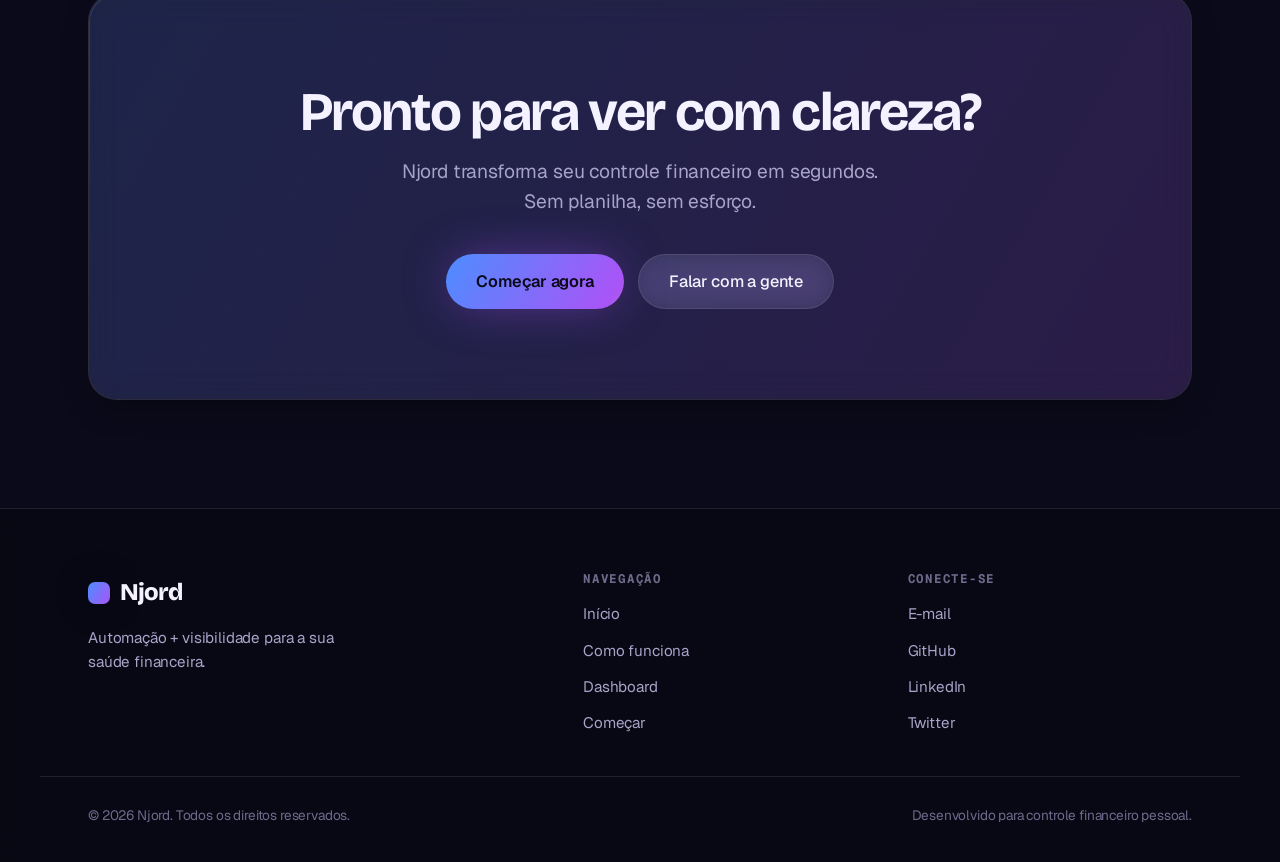
<file: Atividades/Njord/index.html>
<!DOCTYPE html>
<html lang="pt-BR">
<head>
    <meta charset="UTF-8">
    <meta name="viewport" content="width=device-width, initial-scale=1.0">
    <meta name="description" content="Njord — Automação financeira inteligente. Pare de digitar, veja para onde seu dinheiro flui.">
    <meta name="theme-color" content="#0B0A1A">
    <title>Njord — Controle Financeiro Inteligente</title>

    <!-- Tipografia distintiva: Bricolage Grotesque (display) + Geist (corpo/mono) -->
    <link rel="preconnect" href="https://fonts.googleapis.com">
    <link rel="preconnect" href="https://fonts.gstatic.com" crossorigin>
    <link href="https://fonts.googleapis.com/css2?family=Bricolage+Grotesque:opsz,wght@12..96,400;12..96,600;12..96,700;12..96,800&family=Geist:wght@300;400;500;600&family=Geist+Mono:wght@400;500;600&display=swap" rel="stylesheet">

    <link rel="stylesheet" href="css/style.css">
    <link rel="stylesheet" href="css/sections.css">
    <link rel="stylesheet" href="css/animations.css">
</head>
<body>
    <!-- ===== ATMOSFERA: AURORA + GRÃO ===== -->
    <div class="aurora" aria-hidden="true">
        <span class="aurora__blob aurora__blob--blue"></span>
        <span class="aurora__blob aurora__blob--purple"></span>
        <span class="aurora__blob aurora__blob--orange"></span>
    </div>
    <div class="grain" aria-hidden="true"></div>

    <!-- ===== NAVBAR GLASS ===== -->
    <header class="nav" id="nav">
        <div class="nav__inner">
            <a href="#hero" class="nav__brand">
                <span class="nav__mark" aria-hidden="true"></span>
                Njord
            </a>
            <nav class="nav__links" aria-label="Navegação principal">
                <a href="#problema">Problema</a>
                <a href="#features">Como funciona</a>
                <a href="#dashboard">Dashboard</a>
                <a href="#beneficios">Benefícios</a>
            </nav>
            <button class="btn btn--ghost nav__cta" data-action="cta-primary">Começar agora</button>
        </div>
    </header>

    <main>
        <!-- ===== HERO ===== -->
        <section id="hero" class="hero">
            <div class="hero__grid">
                <div class="hero__content">
                    <span class="eyebrow reveal" data-reveal>
                        <span class="eyebrow__dot"></span>
                        Automação + Visibilidade financeira
                    </span>
                    <h1 class="hero__title reveal" data-reveal data-reveal-delay="1">
                        Pare de digitar.<br>
                        Deixe <span class="grad-text">Njord</span> fazer<br>
                        o trabalho.
                    </h1>
                    <p class="hero__lead reveal" data-reveal data-reveal-delay="2">
                        Seus gastos chegam de e-mail, foto, fatura e notificação — e viram clareza.
                        Veja exatamente para onde seu dinheiro flui, sem planilha, sem digitação.
                    </p>
                    <div class="hero__actions reveal" data-reveal data-reveal-delay="3">
                        <button class="btn btn--primary btn--lg" data-action="cta-primary">
                            Começar agora
                            <svg width="18" height="18" viewBox="0 0 24 24" fill="none" aria-hidden="true"><path d="M5 12h14M13 6l6 6-6 6" stroke="currentColor" stroke-width="2" stroke-linecap="round" stroke-linejoin="round"/></svg>
                        </button>
                        <a href="#problema" class="btn btn--glass btn--lg">Saiba mais</a>
                    </div>
                    <div class="hero__proof reveal" data-reveal data-reveal-delay="4">
                        <div class="hero__channels">
                            <span class="chip">E-mail NF-e</span>
                            <span class="chip">Foto OCR</span>
                            <span class="chip">Fatura PDF</span>
                            <span class="chip">Notificação</span>
                        </div>
                    </div>
                </div>

                <!-- Mockup flutuante de glass -->
                <div class="hero__visual reveal" data-reveal data-reveal-delay="3">
                    <div class="glass-card hero__panel" data-tilt>
                        <div class="hero__panel-head">
                            <span class="hero__panel-label">Saldo do mês</span>
                            <span class="hero__panel-pill">tempo real</span>
                        </div>
                        <p class="hero__panel-value mono" data-number="3254.50">R$ 0,00</p>
                        <div class="hero__panel-bars">
                            <span style="--h: 40%"></span>
                            <span style="--h: 70%"></span>
                            <span style="--h: 55%"></span>
                            <span style="--h: 90%"></span>
                            <span style="--h: 65%"></span>
                            <span style="--h: 80%"></span>
                            <span style="--h: 50%"></span>
                        </div>
                    </div>

                    <div class="glass-card hero__float hero__float--1" data-tilt>
                        <span class="hero__float-icon">✓</span>
                        <div>
                            <p class="hero__float-title">Cupom capturado</p>
                            <p class="hero__float-sub mono">Mercado · R$ 142,90</p>
                        </div>
                    </div>

                    <div class="glass-card hero__float hero__float--2" data-tilt>
                        <span class="hero__float-ring"></span>
                        <div>
                            <p class="hero__float-title">Categorizado</p>
                            <p class="hero__float-sub">Alimentação</p>
                        </div>
                    </div>
                </div>
            </div>

            <a href="#problema" class="hero__scroll" aria-label="Rolar para baixo">
                <span class="hero__scroll-line"></span>
            </a>
        </section>

        <!-- ===== PROBLEMA ===== -->
        <section id="problema" class="section problema">
            <div class="container">
                <header class="section__head reveal" data-reveal>
                    <span class="section__tag">O atrito de hoje</span>
                    <h2 class="section__title">O que você enfrenta?</h2>
                    <p class="section__subtitle">Quatro dores que fazem você desistir do controle financeiro.</p>
                </header>

                <div class="problema__grid">
                    <article class="glass-card problema__card reveal" data-reveal data-tilt>
                        <span class="problema__num mono">01</span>
                        <h3 class="problema__card-title">Não sei onde meu dinheiro vai</h3>
                        <p class="problema__card-text">O mês acaba e o saldo some — sem explicação clara de para onde.</p>
                    </article>
                    <article class="glass-card problema__card reveal" data-reveal data-reveal-delay="1" data-tilt>
                        <span class="problema__num mono">02</span>
                        <h3 class="problema__card-title">Digitar à mão é chato e lento</h3>
                        <p class="problema__card-text">Lançar cada gasto manualmente é tedioso e cheio de erros.</p>
                    </article>
                    <article class="glass-card problema__card reveal" data-reveal data-reveal-delay="2" data-tilt>
                        <span class="problema__num mono">03</span>
                        <h3 class="problema__card-title">Perco controle entre cartão, conta e app</h3>
                        <p class="problema__card-text">Dados fragmentados em mil lugares que nunca conversam.</p>
                    </article>
                    <article class="glass-card problema__card reveal" data-reveal data-reveal-delay="3" data-tilt>
                        <span class="problema__num mono">04</span>
                        <h3 class="problema__card-title">Já tentei, mas sempre desisto</h3>
                        <p class="problema__card-text">Toda ferramenta exige esforço demais — e o cansaço vence.</p>
                    </article>
                </div>
            </div>
        </section>

        <!-- ===== FEATURES ===== -->
        <section id="features" class="section features">
            <div class="container">
                <header class="section__head reveal" data-reveal>
                    <span class="section__tag">Como funciona</span>
                    <h2 class="section__title">Quatro canais. <span class="grad-text">Zero digitação.</span></h2>
                    <p class="section__subtitle">Njord captura seus gastos de onde eles já acontecem.</p>
                </header>

                <div class="features__grid">
                    <article class="glass-card feature reveal" data-reveal data-tilt>
                        <div class="feature__icon feature__icon--blue">
                            <svg viewBox="0 0 24 24" fill="none" aria-hidden="true"><rect x="3" y="5" width="18" height="14" rx="2" stroke="currentColor" stroke-width="1.8"/><path d="M3 7l9 6 9-6" stroke="currentColor" stroke-width="1.8" stroke-linecap="round" stroke-linejoin="round"/></svg>
                        </div>
                        <h3 class="feature__title">E-mail com NF-e</h3>
                        <p class="feature__text">Leitura automática de notas fiscais eletrônicas direto da sua caixa de entrada.</p>
                    </article>

                    <article class="glass-card feature reveal" data-reveal data-reveal-delay="1" data-tilt>
                        <div class="feature__icon feature__icon--green">
                            <svg viewBox="0 0 24 24" fill="none" aria-hidden="true"><rect x="3" y="6" width="18" height="14" rx="2" stroke="currentColor" stroke-width="1.8"/><circle cx="12" cy="13" r="3.5" stroke="currentColor" stroke-width="1.8"/><path d="M8 6l1.5-2h5L16 6" stroke="currentColor" stroke-width="1.8" stroke-linecap="round" stroke-linejoin="round"/></svg>
                        </div>
                        <h3 class="feature__title">Foto de cupom</h3>
                        <p class="feature__text">Fotografe e o OCR com IA extrai valor, data e estabelecimento na hora.</p>
                    </article>

                    <article class="glass-card feature reveal" data-reveal data-reveal-delay="2" data-tilt>
                        <div class="feature__icon feature__icon--orange">
                            <svg viewBox="0 0 24 24" fill="none" aria-hidden="true"><path d="M7 3h7l5 5v13a1 1 0 01-1 1H7a1 1 0 01-1-1V4a1 1 0 011-1z" stroke="currentColor" stroke-width="1.8" stroke-linejoin="round"/><path d="M14 3v5h5M9 13h6M9 17h6" stroke="currentColor" stroke-width="1.8" stroke-linecap="round"/></svg>
                        </div>
                        <h3 class="feature__title">Fatura / extrato</h3>
                        <p class="feature__text">Suba o PDF do banco e Njord organiza cada lançamento automaticamente.</p>
                    </article>

                    <article class="glass-card feature reveal" data-reveal data-reveal-delay="3" data-tilt>
                        <div class="feature__icon feature__icon--purple">
                            <svg viewBox="0 0 24 24" fill="none" aria-hidden="true"><path d="M12 3a6 6 0 00-6 6v4l-2 3h16l-2-3V9a6 6 0 00-6-6z" stroke="currentColor" stroke-width="1.8" stroke-linejoin="round"/><path d="M10 19a2 2 0 004 0" stroke="currentColor" stroke-width="1.8" stroke-linecap="round"/></svg>
                        </div>
                        <h3 class="feature__title">Notificação</h3>
                        <p class="feature__text">Confirmações de transação do banco viram lançamentos instantâneos.</p>
                    </article>
                </div>
            </div>
        </section>

        <!-- ===== FLUXO ===== -->
        <section id="fluxo" class="section fluxo">
            <div class="container">
                <header class="section__head reveal" data-reveal>
                    <span class="section__tag">A jornada</span>
                    <h2 class="section__title">Do caos ao controle em 3 passos</h2>
                    <p class="section__subtitle">Um fluxo contínuo, sem você levantar um dedo.</p>
                </header>

                <div class="fluxo__track">
                    <div class="fluxo__line" aria-hidden="true"></div>

                    <article class="fluxo__step reveal" data-reveal data-tilt>
                        <div class="glass-card fluxo__card">
                            <span class="fluxo__step-num mono">1</span>
                            <h3 class="fluxo__step-title">Captura</h3>
                            <p class="fluxo__step-text">Seus gastos chegam de 4 fontes diferentes, automaticamente.</p>
                        </div>
                    </article>

                    <span class="fluxo__arrow" aria-hidden="true">→</span>

                    <article class="fluxo__step reveal" data-reveal data-reveal-delay="1" data-tilt>
                        <div class="glass-card fluxo__card">
                            <span class="fluxo__step-num mono">2</span>
                            <h3 class="fluxo__step-title">Automação</h3>
                            <p class="fluxo__step-text">Deduplicação, categorização e validação acontecem sozinhas.</p>
                        </div>
                    </article>

                    <span class="fluxo__arrow" aria-hidden="true">→</span>

                    <article class="fluxo__step reveal" data-reveal data-reveal-delay="2" data-tilt>
                        <div class="glass-card fluxo__card">
                            <span class="fluxo__step-num mono">3</span>
                            <h3 class="fluxo__step-title">Análise</h3>
                            <p class="fluxo__step-text">Você visualiza, acompanha metas e decide com clareza total.</p>
                        </div>
                    </article>
                </div>
            </div>
        </section>

        <!-- ===== DASHBOARD ===== -->
        <section id="dashboard" class="section dashboard">
            <div class="container">
                <header class="section__head reveal" data-reveal>
                    <span class="section__tag">O resultado</span>
                    <h2 class="section__title">Seu dinheiro, finalmente <span class="grad-text">visível</span></h2>
                    <p class="section__subtitle">Um painel que você entende em 3 segundos.</p>
                </header>

                <div class="glass-card dashboard__panel reveal" data-reveal>
                    <div class="dashboard__grid">
                        <div class="dashboard__stat dashboard__stat--blue">
                            <span class="dashboard__stat-label">Total gasto este mês</span>
                            <p class="dashboard__stat-value mono" data-number="3254.50">R$ 0,00</p>
                            <span class="dashboard__stat-trend">↗ 12% vs. mês anterior</span>
                        </div>

                        <div class="dashboard__stat dashboard__stat--orange">
                            <span class="dashboard__stat-label">Do seu orçamento</span>
                            <p class="dashboard__stat-value mono" data-number="62">0%</p>
                            <div class="dashboard__mini-bar"><span style="--w: 62%"></span></div>
                        </div>

                        <div class="dashboard__card dashboard__card--chart">
                            <h4 class="dashboard__card-title">Despesas por categoria</h4>
                            <div class="dashboard__chart">
                                <svg class="dashboard__donut" viewBox="0 0 42 42" aria-hidden="true">
                                    <circle class="donut__ring" cx="21" cy="21" r="15.915"></circle>
                                    <circle class="donut__seg" cx="21" cy="21" r="15.915" stroke="#4D8DFF" stroke-dasharray="30 70" stroke-dashoffset="25"></circle>
                                    <circle class="donut__seg" cx="21" cy="21" r="15.915" stroke="#FF8A3D" stroke-dasharray="25 75" stroke-dashoffset="-5"></circle>
                                    <circle class="donut__seg" cx="21" cy="21" r="15.915" stroke="#34D399" stroke-dasharray="20 80" stroke-dashoffset="-30"></circle>
                                    <circle class="donut__seg" cx="21" cy="21" r="15.915" stroke="#A855F7" stroke-dasharray="25 75" stroke-dashoffset="-50"></circle>
                                </svg>
                                <ul class="dashboard__legend">
                                    <li><span style="--c:#4D8DFF"></span>Alimentação <b class="mono">30%</b></li>
                                    <li><span style="--c:#FF8A3D"></span>Transporte <b class="mono">25%</b></li>
                                    <li><span style="--c:#34D399"></span>Saúde <b class="mono">20%</b></li>
                                    <li><span style="--c:#A855F7"></span>Outros <b class="mono">25%</b></li>
                                </ul>
                            </div>
                        </div>

                        <div class="dashboard__card dashboard__card--goals">
                            <h4 class="dashboard__card-title">Progresso de metas</h4>
                            <div class="goal">
                                <div class="goal__head"><span>Emergência</span><b class="mono">70%</b></div>
                                <div class="progress"><span class="progress__fill" style="--p: 70%"></span></div>
                            </div>
                            <div class="goal">
                                <div class="goal__head"><span>Lazer</span><b class="mono">45%</b></div>
                                <div class="progress"><span class="progress__fill" style="--p: 45%"></span></div>
                            </div>
                            <div class="goal">
                                <div class="goal__head"><span>Educação</span><b class="mono">60%</b></div>
                                <div class="progress"><span class="progress__fill" style="--p: 60%"></span></div>
                            </div>
                        </div>
                    </div>
                </div>
            </div>
        </section>

        <!-- ===== BENEFÍCIOS ===== -->
        <section id="beneficios" class="section beneficios">
            <div class="container">
                <header class="section__head reveal" data-reveal>
                    <span class="section__tag">Por que Njord</span>
                    <h2 class="section__title">Mais que controle. <span class="grad-text">Liberdade.</span></h2>
                </header>

                <div class="beneficios__grid">
                    <article class="glass-card benefit reveal" data-reveal data-tilt>
                        <span class="benefit__num mono">01</span>
                        <h3 class="benefit__title">Enxergue os gastos invisíveis</h3>
                        <p class="benefit__text">Veja exatamente para onde seu dinheiro vai e descubra onde economizar.</p>
                    </article>
                    <article class="glass-card benefit reveal" data-reveal data-reveal-delay="1" data-tilt>
                        <span class="benefit__num mono">02</span>
                        <h3 class="benefit__title">Recupere seu tempo</h3>
                        <p class="benefit__text">Sem digitação manual, você investe tempo em decisões — não em burocracia.</p>
                    </article>
                    <article class="glass-card benefit reveal" data-reveal data-reveal-delay="2" data-tilt>
                        <span class="benefit__num mono">03</span>
                        <h3 class="benefit__title">Alcance suas metas</h3>
                        <p class="benefit__text">Acompanhe objetivos com progresso visual e em tempo real.</p>
                    </article>
                </div>
            </div>
        </section>

        <!-- ===== CTA ===== -->
        <section id="cta" class="section cta">
            <div class="container">
                <div class="glass-card cta__panel reveal" data-reveal>
                    <span class="cta__glow" aria-hidden="true"></span>
                    <h2 class="cta__title">Pronto para ver com clareza?</h2>
                    <p class="cta__subtitle">Njord transforma seu controle financeiro em segundos. Sem planilha, sem esforço.</p>
                    <div class="cta__actions">
                        <button class="btn btn--primary btn--lg" data-action="cta-primary">Começar agora</button>
                        <button class="btn btn--glass btn--lg" data-action="cta-secondary">Falar com a gente</button>
                    </div>
                </div>
            </div>
        </section>
    </main>

    <!-- ===== FOOTER ===== -->
    <footer class="footer">
        <div class="container footer__inner">
            <div class="footer__brand-col">
                <a href="#hero" class="nav__brand footer__brand">
                    <span class="nav__mark" aria-hidden="true"></span>
                    Njord
                </a>
                <p class="footer__desc">Automação + visibilidade para a sua saúde financeira.</p>
            </div>
            <nav class="footer__col" aria-label="Links">
                <h4 class="footer__heading">Navegação</h4>
                <a href="#hero">Início</a>
                <a href="#features">Como funciona</a>
                <a href="#dashboard">Dashboard</a>
                <a href="#cta">Começar</a>
            </nav>
            <nav class="footer__col" aria-label="Conecte-se">
                <h4 class="footer__heading">Conecte-se</h4>
                <a href="mailto:contato@njord.dev">E-mail</a>
                <a href="https://github.com" target="_blank" rel="noopener">GitHub</a>
                <a href="https://linkedin.com" target="_blank" rel="noopener">LinkedIn</a>
                <a href="https://twitter.com" target="_blank" rel="noopener">Twitter</a>
            </nav>
        </div>
        <div class="container footer__bottom">
            <p>© 2026 Njord. Todos os direitos reservados.</p>
            <p>Desenvolvido para controle financeiro pessoal.</p>
        </div>
    </footer>

    <script src="js/main.js" defer></script>
    <script src="js/scroll-animations.js" defer></script>
    <script src="js/counters.js" defer></script>
</body>
</html>
</file>
<file: EXC 03 - 0503 - CSS/style.css>
* {
    margin: 0;
    padding: 0;
    box-sizing: border-box;
    font-family: Arial, Helvetica, sans-serif;
}


body {
    background-color: #f4f4f9; 
    color: #333333; 
    line-height: 1.6;
}


#pagina {
    max-width: 900px;
    margin: 0 auto; 
    background-color: #ffffff;
    padding: 20px;
    box-shadow: 0px 0px 10px rgba(0, 0, 0, 0.1); 
}


header {
    background-color: #2c3e50; 
    color: #ffffff;
    text-align: center;
    padding: 30px 20px;
    margin-bottom: 20px;
    border-radius: 5px;
}

header h1 {
    font-size: 28px;
    margin-bottom: 10px;
}

header p {
    font-style: italic;
    color: #bdc3c7;
}


nav {
    background-color: #34495e;
    padding: 15px;
    margin-bottom: 30px;
    border-radius: 5px;
    text-align: center;
}

nav ul {
    list-style-type: none; 
}

nav ul li {
    display: inline-block; 
    margin: 5px 10px;
}

nav ul li a {
    color: #ffffff;
    text-decoration: none; 
    font-weight: bold;
    padding: 5px 10px;
}

nav ul li a:hover {
    color: #1abc9c; 
    text-decoration: underline;
}


section {
    margin-bottom: 40px;
    padding-bottom: 20px;
    border-bottom: 2px solid #ecf0f1; 
}

section h2 {
    color: #2980b9; 
    margin-bottom: 20px;
    border-bottom: 1px solid #bdc3c7;
    padding-bottom: 5px;
}

article {
    background-color: #fdfdfd;
    border: 1px solid #e0e0e0;
    padding: 15px;
    margin-bottom: 20px;
    border-radius: 5px;
}

article h3 {
    color: #e67e22; 
    margin-bottom: 10px;
}


blockquote {
    font-style: italic;
    background-color: #ecf0f1;
    border-left: 5px solid #3498db;
    padding: 10px 15px;
    margin: 10px 0;
}

details {
    margin-top: 10px;
    padding: 10px;
    background-color: #f9f9f9;
    border: 1px dashed #ccc;
}

summary {
    font-weight: bold;
    cursor: pointer;
}

pre, code {
    background-color: #2c3e50;
    color: #ecf0f1;
    padding: 2px 5px;
    border-radius: 3px;
    font-family: 'Courier New', Courier, monospace;
}

pre {
    padding: 15px;
    overflow-x: auto; 
    margin: 10px 0;
    display: block;
}


table {
    width: 100%;
    border-collapse: collapse; 
    margin: 20px 0;
}

table th, table td {
    border: 1px solid #bdc3c7;
    padding: 12px;
    text-align: left;
}

table th {
    background-color: #2980b9;
    color: white;
}

table tr:nth-child(even) {
    background-color: #f9f9f9; 
}


form {
    background-color: #ecf0f1;
    padding: 20px;
    border-radius: 5px;
}

fieldset {
    border: 1px solid #bdc3c7;
    padding: 20px;
    border-radius: 5px;
    background-color: #ffffff;
}

legend {
    font-weight: bold;
    padding: 0 10px;
    color: #2c3e50;
}

label {
    display: block; 
    margin-bottom: 5px;
    margin-top: 15px;
    font-weight: bold;
}

input[type="text"],
input[type="email"],
input[type="number"],
input[type="date"],
select,
textarea {
    width: 100%; 
    padding: 10px;
    border: 1px solid #ccc;
    border-radius: 4px;
    margin-bottom: 5px;
}

textarea {
    resize: vertical; 
    min-height: 80px;
}

input[type="submit"] {
    background-color: #27ae60; 
    color: white;
    border: none;
    padding: 12px 20px;
    font-size: 16px;
    font-weight: bold;
    border-radius: 4px;
    cursor: pointer;
    margin-top: 20px;
    width: 100%; 
}

input[type="submit"]:hover {
    background-color: #2ecc71; 
}


footer {
    text-align: center;
    background-color: #2c3e50;
    color: white;
    padding: 30px 20px;
    margin-top: 50px;
    border-radius: 5px;
}

footer p, footer address {
    margin: 5px 0;
    font-style: normal;
    font-size: 14px;
    color: #bdc3c7;
}
</file>
<file: Atividades/exc02-material.de.estudo/style.css>
@charset "UTF-8";

body{
    background: linear-gradient(130deg, #19535fc7, #194975, #ffffff8a);
    background-attachment: fixed;
}

.limparHL{
    display: block;
    text-decoration: none;
    color:#194975;
   
}

.topo{ 
    display: block;
    text-decoration: none;
    color: #186675e0;
    text-align: center;
}

.topo:hover{ 
    color: #0313eee0;
}

.questionario{
    color: whitesmoke;
    text-shadow:black 1px 1px 1px;
}

.navegadorQuestionario{
    background-color: whitesmoke;
    width: 1000px;
    margin:auto;
    border-radius: 10px;
    padding: 10px;
    box-shadow: 10px 10px 30px #0f343b;
    font-family: 'Franklin Gothic Medium', 'Arial Narrow', Arial, sans-serif;

}

main nav{
    background: linear-gradient(60deg, #19535fc7, #194975);
    font-family: 'Franklin Gothic Medium', 'Arial Narrow', Arial, sans-serif;
    border-radius: 15px;
    box-shadow: 5px 10px 25px #0f343b;
}

main nav ul{
    list-style: none;
    margin: 0;
    padding: 0;
    display: flex;
    justify-content: center;
}

main nav ul li{
    margin: 0;
}

main nav ul li a{
    display: block;
    padding: 10px 40px;
    color: rgba(245, 245, 245, 0.877);
    text-decoration: none;
    text-shadow: 2px 3px 5px rgba(0, 0, 0, 0.87);
    transition: 0.3s;
}
main nav ul li a:hover {
    background: #0e95a7;
    color: white;
}

main{

    background-color: whitesmoke;
    width: 1000px;
    margin:auto;
    border-radius: 10px;
    padding: 10px;
    box-shadow: 10px 10px 30px #0f343b;
    font-family: 'Franklin Gothic Medium', 'Arial Narrow', Arial, sans-serif;

}

h1{ 
    color: #194975;
    font-size: 35px;
    text-align: center;
    text-shadow: 1px 1px 2px #1866756b;
}

h2{
    color: #194975;
    text-shadow: 1px 1px 3px #0f343b6e;
    padding: 10px;
}

h2 a:hover {
    
    color: rgba(248, 123, 6, 0.897);
}

h3{
    color: #194975;
    text-shadow: 1px 1px 32x #849aaf;
    padding: 10px;   
}

p{
    font-family: 'Gill Sans', 'Gill Sans MT', Calibri, 'Trebuchet MS', sans-serif;
    text-align: justify;
    text-indent: 3em;
    font-size: 17px;
    padding: 10px;

}

main ul li{
    margin: 5px;
}

main ul li a{
    font-family: 'Gill Sans', 'Gill Sans MT', Calibri, 'Trebuchet MS', sans-serif;
    font-size: 17px;
    text-decoration: none;
    text-align: justify;
    color: rgb(0, 0, 0);
}

main ol{ 
    margin: 5px;
}

main ol li{
    font-family: 'Gill Sans', 'Gill Sans MT', Calibri, 'Trebuchet MS', sans-serif;
    font-size: 17px;
    text-decoration: none;
    text-align: justify;
    color: rgb(0, 0, 0);
}

footer{
    text-decoration: none;
    text-align: center;
    
}

/* Arrumar OL UL */
</file>
<file: Atividades/Njord/css/style.css>
/* =====================================================================
   NJORD — V2 "Aurora Nórdica"
   style.css — variáveis, reset, tipografia, atmosfera, navbar, botões
   ===================================================================== */

/* ---------- DESIGN TOKENS ---------- */
:root {
  /* Base escura (ink nórdico) — substitui o fundo branco da V1 */
  --ink-900: #07060F;
  --ink-800: #0B0A1A;
  --ink-700: #100E24;
  --ink-600: #161333;

  /* Acentos da marca */
  --blue:   #4D8DFF;
  --purple: #A855F7;
  --orange: #FF8A3D;
  --green:  #34D399;

  /* Texto */
  --text:        #F4F2FF;
  --text-muted:  #A8A3C8;
  --text-dim:    #6E6A8C;

  /* Glass */
  --glass-bg:     rgba(255, 255, 255, 0.045);
  --glass-bg-2:   rgba(255, 255, 255, 0.07);
  --glass-border: rgba(255, 255, 255, 0.10);
  --glass-hi:     rgba(255, 255, 255, 0.18);

  /* Gradientes da marca */
  --grad-brand: linear-gradient(120deg, var(--blue) 0%, var(--purple) 50%, var(--orange) 100%);
  --grad-warm:  linear-gradient(120deg, var(--purple), var(--orange));
  --grad-cool:  linear-gradient(120deg, var(--blue), var(--purple));

  /* Tipografia */
  --font-display: "Bricolage Grotesque", "Geist", sans-serif;
  --font-body:    "Geist", -apple-system, BlinkMacSystemFont, sans-serif;
  --font-mono:    "Geist Mono", ui-monospace, "SF Mono", monospace;

  /* Layout */
  --container: 1200px;
  --gutter: clamp(20px, 5vw, 48px);
  --radius:    20px;
  --radius-lg: 28px;
  --radius-sm: 14px;

  /* Sombras / glow */
  --shadow:      0 24px 60px -20px rgba(0, 0, 0, 0.6);
  --shadow-soft: 0 12px 32px -12px rgba(0, 0, 0, 0.5);
  --glow-blue:   0 0 48px -8px rgba(77, 141, 255, 0.55);
  --glow-purple: 0 0 48px -8px rgba(168, 85, 247, 0.5);
  --glow-orange: 0 0 48px -8px rgba(255, 138, 61, 0.5);

  /* Motion */
  --ease: cubic-bezier(0.22, 1, 0.36, 1);
  --ease-out: cubic-bezier(0.16, 1, 0.3, 1);
}

/* ---------- RESET ---------- */
*, *::before, *::after { margin: 0; padding: 0; box-sizing: border-box; }

html { scroll-behavior: smooth; -webkit-text-size-adjust: 100%; }

body {
  font-family: var(--font-body);
  font-weight: 400;
  color: var(--text);
  background: var(--ink-800);
  line-height: 1.6;
  letter-spacing: -0.01em;
  overflow-x: hidden;
  position: relative;
  min-height: 100vh;
  -webkit-font-smoothing: antialiased;
  text-rendering: optimizeLegibility;
}

img, svg { display: block; max-width: 100%; }
a { color: inherit; text-decoration: none; }
button { font-family: inherit; cursor: pointer; border: none; background: none; color: inherit; }
ul { list-style: none; }

/* ---------- TIPOGRAFIA ---------- */
h1, h2, h3, h4 {
  font-family: var(--font-display);
  font-weight: 700;
  line-height: 1.04;
  letter-spacing: -0.03em;
}

.mono { font-family: var(--font-mono); font-feature-settings: "tnum" 1; letter-spacing: -0.02em; }

.grad-text {
  background: var(--grad-brand);
  background-size: 200% 200%;
  -webkit-background-clip: text;
  background-clip: text;
  -webkit-text-fill-color: transparent;
  color: transparent;
  animation: gradShift 8s ease infinite;
}

/* ---------- ATMOSFERA: AURORA ---------- */
.aurora {
  position: fixed;
  inset: 0;
  z-index: -2;
  overflow: hidden;
  background:
    radial-gradient(1200px 800px at 80% -10%, rgba(77,141,255,0.10), transparent 60%),
    radial-gradient(1000px 700px at 0% 100%, rgba(255,138,61,0.08), transparent 55%),
    var(--ink-800);
}

.aurora__blob {
  position: absolute;
  border-radius: 50%;
  filter: blur(90px);
  opacity: 0.55;
  will-change: transform;
}

.aurora__blob--blue {
  width: 46vw; height: 46vw;
  top: -10%; left: -8%;
  background: radial-gradient(circle, var(--blue), transparent 70%);
  animation: drift1 22s var(--ease) infinite alternate;
}
.aurora__blob--purple {
  width: 42vw; height: 42vw;
  top: 30%; right: -10%;
  background: radial-gradient(circle, var(--purple), transparent 70%);
  animation: drift2 26s var(--ease) infinite alternate;
}
.aurora__blob--orange {
  width: 38vw; height: 38vw;
  bottom: -12%; left: 30%;
  background: radial-gradient(circle, var(--orange), transparent 70%);
  animation: drift3 30s var(--ease) infinite alternate;
}

/* ---------- ATMOSFERA: GRÃO ---------- */
.grain {
  position: fixed;
  inset: 0;
  z-index: -1;
  pointer-events: none;
  opacity: 0.04;
  background-image: url("data:image/svg+xml,%3Csvg xmlns='http://www.w3.org/2000/svg' width='160' height='160'%3E%3Cfilter id='n'%3E%3CfeTurbulence type='fractalNoise' baseFrequency='0.9' numOctaves='3' stitchTiles='stitch'/%3E%3C/filter%3E%3Crect width='100%25' height='100%25' filter='url(%23n)'/%3E%3C/svg%3E");
}

/* ---------- CONTAINER ---------- */
.container {
  width: 100%;
  max-width: var(--container);
  margin-inline: auto;
  padding-inline: var(--gutter);
}

/* ---------- GLASS CARD (base reutilizável) ---------- */
.glass-card {
  position: relative;
  background: var(--glass-bg);
  border: 1px solid var(--glass-border);
  border-radius: var(--radius);
  backdrop-filter: blur(18px) saturate(160%);
  -webkit-backdrop-filter: blur(18px) saturate(160%);
  box-shadow: var(--shadow-soft);
  transition: transform 0.4s var(--ease), border-color 0.4s var(--ease), box-shadow 0.4s var(--ease);
}

/* Borda superior com brilho sutil */
.glass-card::before {
  content: "";
  position: absolute;
  inset: 0;
  border-radius: inherit;
  padding: 1px;
  background: linear-gradient(160deg, var(--glass-hi), transparent 40%);
  -webkit-mask: linear-gradient(#000 0 0) content-box, linear-gradient(#000 0 0);
  -webkit-mask-composite: xor;
  mask-composite: exclude;
  pointer-events: none;
  opacity: 0.7;
}

.glass-card:hover {
  border-color: var(--glass-hi);
  box-shadow: var(--shadow);
}

/* ---------- NAVBAR ---------- */
.nav {
  position: fixed;
  top: 0; left: 0; right: 0;
  z-index: 100;
  padding: 16px var(--gutter);
  transition: padding 0.4s var(--ease), background 0.4s var(--ease), border-color 0.4s var(--ease);
  border-bottom: 1px solid transparent;
}
.nav.is-scrolled {
  padding: 10px var(--gutter);
  background: rgba(11, 10, 26, 0.6);
  backdrop-filter: blur(20px) saturate(160%);
  -webkit-backdrop-filter: blur(20px) saturate(160%);
  border-bottom-color: var(--glass-border);
}
.nav__inner {
  max-width: var(--container);
  margin-inline: auto;
  display: flex;
  align-items: center;
  justify-content: space-between;
  gap: 24px;
}
.nav__brand {
  display: inline-flex;
  align-items: center;
  gap: 10px;
  font-family: var(--font-display);
  font-weight: 800;
  font-size: 1.35rem;
  letter-spacing: -0.04em;
}
.nav__mark {
  width: 22px; height: 22px;
  border-radius: 7px;
  background: var(--grad-brand);
  background-size: 200% 200%;
  box-shadow: var(--glow-purple);
  animation: gradShift 8s ease infinite;
}
.nav__links {
  display: flex;
  gap: 30px;
  font-size: 0.95rem;
  color: var(--text-muted);
}
.nav__links a {
  position: relative;
  transition: color 0.3s var(--ease);
}
.nav__links a::after {
  content: "";
  position: absolute;
  left: 0; bottom: -6px;
  width: 0; height: 2px;
  border-radius: 2px;
  background: var(--grad-cool);
  transition: width 0.3s var(--ease);
}
.nav__links a:hover { color: var(--text); }
.nav__links a:hover::after { width: 100%; }

/* ---------- BOTÕES ---------- */
.btn {
  display: inline-flex;
  align-items: center;
  justify-content: center;
  gap: 9px;
  padding: 12px 22px;
  border-radius: 999px;
  font-weight: 500;
  font-size: 0.95rem;
  letter-spacing: -0.01em;
  transition: transform 0.3s var(--ease), box-shadow 0.3s var(--ease), background 0.3s var(--ease), border-color 0.3s var(--ease);
  white-space: nowrap;
}
.btn svg { transition: transform 0.3s var(--ease); }
.btn--lg { padding: 16px 30px; font-size: 1.02rem; }

.btn--primary {
  color: #0b0a1a;
  background: var(--grad-brand);
  background-size: 180% 180%;
  font-weight: 600;
  box-shadow: var(--glow-purple);
  animation: gradShift 8s ease infinite;
}
.btn--primary:hover { transform: translateY(-2px) scale(1.02); box-shadow: var(--glow-blue), var(--glow-orange); }
.btn--primary:hover svg { transform: translateX(4px); }

.btn--glass {
  background: var(--glass-bg-2);
  border: 1px solid var(--glass-border);
  backdrop-filter: blur(12px);
  -webkit-backdrop-filter: blur(12px);
  color: var(--text);
}
.btn--glass:hover { transform: translateY(-2px); border-color: var(--glass-hi); background: var(--glass-bg); }

.btn--ghost {
  border: 1px solid var(--glass-border);
  color: var(--text);
}
.btn--ghost:hover { border-color: var(--glass-hi); background: var(--glass-bg); transform: translateY(-1px); }

/* ---------- UTILIDADES DE SEÇÃO ---------- */
.section { padding: clamp(80px, 12vh, 140px) 0; position: relative; }

.section__head {
  text-align: center;
  max-width: 720px;
  margin: 0 auto clamp(48px, 7vh, 80px);
}
.section__tag {
  display: inline-block;
  font-family: var(--font-mono);
  font-size: 0.78rem;
  text-transform: uppercase;
  letter-spacing: 0.18em;
  color: var(--text-muted);
  padding: 6px 14px;
  border: 1px solid var(--glass-border);
  border-radius: 999px;
  background: var(--glass-bg);
  margin-bottom: 20px;
}
.section__title {
  font-size: clamp(2rem, 4.5vw, 3.4rem);
  margin-bottom: 16px;
}
.section__subtitle {
  font-size: clamp(1rem, 1.6vw, 1.18rem);
  color: var(--text-muted);
  max-width: 560px;
  margin-inline: auto;
}

/* ---------- EYEBROW + CHIPS ---------- */
.eyebrow {
  display: inline-flex;
  align-items: center;
  gap: 9px;
  font-family: var(--font-mono);
  font-size: 0.82rem;
  letter-spacing: 0.04em;
  color: var(--text-muted);
  padding: 7px 16px;
  border: 1px solid var(--glass-border);
  border-radius: 999px;
  background: var(--glass-bg);
}
.eyebrow__dot {
  width: 7px; height: 7px; border-radius: 50%;
  background: var(--green);
  box-shadow: 0 0 12px var(--green);
  animation: pulse 2s ease-in-out infinite;
}
.chip {
  font-family: var(--font-mono);
  font-size: 0.8rem;
  color: var(--text-muted);
  padding: 7px 14px;
  border: 1px solid var(--glass-border);
  border-radius: 10px;
  background: var(--glass-bg);
  transition: color 0.3s var(--ease), border-color 0.3s var(--ease), transform 0.3s var(--ease);
}
.chip:hover { color: var(--text); border-color: var(--glass-hi); transform: translateY(-2px); }

/* ---------- ACESSIBILIDADE: reduzir movimento ---------- */
@media (prefers-reduced-motion: reduce) {
  *, *::before, *::after {
    animation-duration: 0.001ms !important;
    animation-iteration-count: 1 !important;
    transition-duration: 0.001ms !important;
    scroll-behavior: auto !important;
  }
}
</file>
<file: Atividades/Njord/css/sections.css>
/* =====================================================================
   NJORD — V2 "Aurora Nórdica"
   sections.css — estilos de cada seção
   ===================================================================== */

/* ===================== HERO ===================== */
.hero {
  min-height: 100vh;
  display: flex;
  flex-direction: column;
  justify-content: center;
  padding: 140px var(--gutter) 80px;
  position: relative;
}
.hero__grid {
  width: 100%;
  max-width: var(--container);
  margin-inline: auto;
  display: grid;
  grid-template-columns: 1.1fr 0.9fr;
  gap: clamp(40px, 6vw, 80px);
  align-items: center;
}
.hero__content { max-width: 600px; }

.hero__title {
  font-size: clamp(2.6rem, 6.5vw, 5rem);
  font-weight: 800;
  margin: 24px 0;
}
.hero__lead {
  font-size: clamp(1.05rem, 1.8vw, 1.28rem);
  color: var(--text-muted);
  max-width: 520px;
  margin-bottom: 36px;
}
.hero__actions {
  display: flex;
  gap: 14px;
  flex-wrap: wrap;
  margin-bottom: 40px;
}
.hero__channels { display: flex; gap: 10px; flex-wrap: wrap; }

/* Visual flutuante do hero */
.hero__visual {
  position: relative;
  height: 460px;
}
.hero__panel {
  position: absolute;
  top: 40px; left: 0; right: 0;
  padding: 30px;
  border-radius: var(--radius-lg);
  z-index: 2;
}
.hero__panel-head {
  display: flex;
  align-items: center;
  justify-content: space-between;
  margin-bottom: 18px;
}
.hero__panel-label { color: var(--text-muted); font-size: 0.92rem; }
.hero__panel-pill {
  font-family: var(--font-mono);
  font-size: 0.72rem;
  text-transform: uppercase;
  letter-spacing: 0.1em;
  color: var(--green);
  padding: 4px 10px;
  border-radius: 999px;
  background: rgba(52, 211, 153, 0.12);
  border: 1px solid rgba(52, 211, 153, 0.3);
}
.hero__panel-value {
  font-size: clamp(2.2rem, 4vw, 3rem);
  font-weight: 600;
  margin-bottom: 26px;
  background: var(--grad-cool);
  -webkit-background-clip: text; background-clip: text;
  -webkit-text-fill-color: transparent;
}
.hero__panel-bars {
  display: flex;
  align-items: flex-end;
  gap: 10px;
  height: 90px;
}
.hero__panel-bars span {
  flex: 1;
  height: var(--h);
  border-radius: 6px 6px 3px 3px;
  background: var(--grad-cool);
  opacity: 0.85;
  transform-origin: bottom;
  animation: growBar 1s var(--ease-out) backwards;
}
.hero__panel-bars span:nth-child(1) { animation-delay: 0.5s; }
.hero__panel-bars span:nth-child(2) { animation-delay: 0.58s; }
.hero__panel-bars span:nth-child(3) { animation-delay: 0.66s; }
.hero__panel-bars span:nth-child(4) { animation-delay: 0.74s; background: var(--grad-warm); }
.hero__panel-bars span:nth-child(5) { animation-delay: 0.82s; }
.hero__panel-bars span:nth-child(6) { animation-delay: 0.9s; background: var(--grad-warm); }
.hero__panel-bars span:nth-child(7) { animation-delay: 0.98s; }

.hero__float {
  position: absolute;
  display: flex;
  align-items: center;
  gap: 12px;
  padding: 14px 18px;
  border-radius: var(--radius-sm);
  z-index: 3;
}
.hero__float--1 {
  bottom: 30px; left: -28px;
  animation: float 6s var(--ease) infinite;
}
.hero__float--2 {
  top: -10px; right: -24px;
  animation: float 7s var(--ease) infinite 0.5s;
}
.hero__float-icon {
  display: grid; place-items: center;
  width: 34px; height: 34px;
  border-radius: 10px;
  background: rgba(52,211,153,0.15);
  color: var(--green);
  font-weight: 700;
  border: 1px solid rgba(52,211,153,0.3);
}
.hero__float-ring {
  width: 34px; height: 34px;
  border-radius: 50%;
  border: 3px solid var(--purple);
  border-top-color: transparent;
  animation: spin 2s linear infinite;
}
.hero__float-title { font-size: 0.9rem; font-weight: 600; }
.hero__float-sub { font-size: 0.8rem; color: var(--text-muted); }

/* Scroll indicator */
.hero__scroll {
  position: absolute;
  left: 50%; bottom: 28px;
  transform: translateX(-50%);
  width: 26px; height: 42px;
  border: 2px solid var(--glass-border);
  border-radius: 999px;
  display: grid;
  place-items: start center;
  padding-top: 7px;
}
.hero__scroll-line {
  width: 3px; height: 9px;
  border-radius: 3px;
  background: var(--text-muted);
  animation: scrollDot 1.8s var(--ease) infinite;
}

/* ===================== PROBLEMA ===================== */
.problema__grid {
  display: grid;
  grid-template-columns: repeat(4, 1fr);
  gap: 22px;
}
.problema__card { padding: 30px; }
.problema__num {
  display: block;
  font-size: 1.3rem;
  font-weight: 600;
  background: var(--grad-warm);
  -webkit-background-clip: text; background-clip: text;
  -webkit-text-fill-color: transparent;
  margin-bottom: 18px;
}
.problema__card-title { font-size: 1.18rem; margin-bottom: 12px; line-height: 1.2; }
.problema__card-text { color: var(--text-muted); font-size: 0.95rem; }

/* ===================== FEATURES ===================== */
.features__grid {
  display: grid;
  grid-template-columns: repeat(4, 1fr);
  gap: 22px;
}
.feature { padding: 32px 28px; }
.feature__icon {
  width: 54px; height: 54px;
  border-radius: 16px;
  display: grid; place-items: center;
  margin-bottom: 22px;
  border: 1px solid var(--glass-border);
}
.feature__icon svg { width: 26px; height: 26px; }
.feature__icon--blue   { color: var(--blue);   background: rgba(77,141,255,0.12);  box-shadow: var(--glow-blue); }
.feature__icon--green  { color: var(--green);  background: rgba(52,211,153,0.12); }
.feature__icon--orange { color: var(--orange); background: rgba(255,138,61,0.12);  box-shadow: var(--glow-orange); }
.feature__icon--purple { color: var(--purple); background: rgba(168,85,247,0.12);  box-shadow: var(--glow-purple); }
.feature__title { font-size: 1.2rem; margin-bottom: 12px; }
.feature__text { color: var(--text-muted); font-size: 0.94rem; }

/* ===================== FLUXO ===================== */
.fluxo__track {
  display: flex;
  align-items: stretch;
  justify-content: center;
  gap: 18px;
  position: relative;
}
.fluxo__line {
  position: absolute;
  top: 50%; left: 5%; right: 5%;
  height: 1px;
  background: linear-gradient(90deg, transparent, var(--glass-hi), transparent);
  z-index: 0;
}
.fluxo__step { flex: 1; max-width: 320px; z-index: 1; }
.fluxo__card { padding: 36px 30px; height: 100%; }
.fluxo__step-num {
  display: grid; place-items: center;
  width: 48px; height: 48px;
  border-radius: 14px;
  font-size: 1.4rem;
  font-weight: 700;
  color: var(--text);
  background: var(--glass-bg-2);
  border: 1px solid var(--glass-border);
  margin-bottom: 20px;
}
.fluxo__step:nth-child(1) .fluxo__step-num { box-shadow: var(--glow-blue); }
.fluxo__step:nth-child(3) .fluxo__step-num { box-shadow: var(--glow-orange); }
.fluxo__step:nth-child(5) .fluxo__step-num { box-shadow: var(--glow-purple); }
.fluxo__step-title { font-size: 1.4rem; margin-bottom: 12px; }
.fluxo__step-text { color: var(--text-muted); font-size: 0.96rem; }
.fluxo__arrow {
  display: grid;
  place-items: center;
  font-size: 1.6rem;
  color: var(--text-dim);
  z-index: 1;
  animation: nudge 2s var(--ease) infinite;
}

/* ===================== DASHBOARD ===================== */
.dashboard__panel { padding: clamp(24px, 4vw, 44px); }
.dashboard__grid {
  display: grid;
  grid-template-columns: 1fr 1fr;
  gap: 22px;
}
.dashboard__stat {
  padding: 28px;
  border-radius: var(--radius);
  border: 1px solid var(--glass-border);
  position: relative;
  overflow: hidden;
}
.dashboard__stat--blue   { background: linear-gradient(150deg, rgba(77,141,255,0.16), rgba(77,141,255,0.04)); }
.dashboard__stat--orange { background: linear-gradient(150deg, rgba(255,138,61,0.16), rgba(255,138,61,0.04)); }
.dashboard__stat-label { color: var(--text-muted); font-size: 0.9rem; }
.dashboard__stat-value {
  font-size: clamp(2rem, 4vw, 2.8rem);
  font-weight: 600;
  margin: 10px 0;
}
.dashboard__stat-trend { font-size: 0.85rem; color: var(--green); font-family: var(--font-mono); }
.dashboard__mini-bar {
  height: 8px;
  border-radius: 999px;
  background: var(--glass-bg-2);
  overflow: hidden;
  margin-top: 8px;
}
.dashboard__mini-bar span {
  display: block; height: 100%;
  width: var(--w);
  background: var(--grad-warm);
  border-radius: 999px;
}

.dashboard__card {
  padding: 26px;
  border-radius: var(--radius);
  background: var(--glass-bg);
  border: 1px solid var(--glass-border);
}
.dashboard__card-title { font-size: 1.05rem; margin-bottom: 20px; color: var(--text); }

.dashboard__chart { display: flex; align-items: center; gap: 24px; }
.dashboard__donut { width: 120px; height: 120px; transform: rotate(-90deg); }
.donut__ring { fill: none; stroke: var(--glass-bg-2); stroke-width: 4; }
.donut__seg {
  fill: none;
  stroke-width: 4;
  stroke-linecap: round;
  transition: stroke-dasharray 1s var(--ease-out);
}
.dashboard__legend { display: flex; flex-direction: column; gap: 12px; flex: 1; }
.dashboard__legend li {
  display: flex;
  align-items: center;
  gap: 10px;
  font-size: 0.9rem;
  color: var(--text-muted);
}
.dashboard__legend li b { margin-left: auto; color: var(--text); }
.dashboard__legend span {
  width: 11px; height: 11px;
  border-radius: 4px;
  background: var(--c);
}

.goal { margin-bottom: 18px; }
.goal:last-child { margin-bottom: 0; }
.goal__head {
  display: flex;
  justify-content: space-between;
  font-size: 0.9rem;
  color: var(--text-muted);
  margin-bottom: 8px;
}
.goal__head b { color: var(--text); }
.progress {
  height: 8px;
  border-radius: 999px;
  background: var(--glass-bg-2);
  overflow: hidden;
}
.progress__fill {
  display: block; height: 100%;
  width: 0;
  background: var(--grad-cool);
  border-radius: 999px;
  transition: width 1.2s var(--ease-out);
}
.progress__fill.is-filled { width: var(--p); }

/* ===================== BENEFÍCIOS ===================== */
.beneficios__grid {
  display: grid;
  grid-template-columns: repeat(3, 1fr);
  gap: 22px;
}
.benefit { padding: 38px 32px; }
.benefit__num {
  display: block;
  font-size: 2.4rem;
  font-weight: 800;
  font-family: var(--font-mono);
  background: var(--grad-brand);
  -webkit-background-clip: text; background-clip: text;
  -webkit-text-fill-color: transparent;
  opacity: 0.85;
  margin-bottom: 16px;
}
.benefit__title { font-size: 1.32rem; margin-bottom: 12px; }
.benefit__text { color: var(--text-muted); }

/* ===================== CTA ===================== */
.cta__panel {
  text-align: center;
  padding: clamp(48px, 8vw, 90px) clamp(28px, 5vw, 60px);
  border-radius: var(--radius-lg);
  overflow: hidden;
  position: relative;
}
.cta__glow {
  position: absolute;
  inset: -2px;
  border-radius: inherit;
  background: var(--grad-brand);
  background-size: 200% 200%;
  opacity: 0.14;
  animation: gradShift 8s ease infinite;
  z-index: -1;
}
.cta__title { font-size: clamp(2rem, 4.5vw, 3.4rem); margin-bottom: 16px; }
.cta__subtitle {
  font-size: clamp(1rem, 1.7vw, 1.2rem);
  color: var(--text-muted);
  max-width: 520px;
  margin: 0 auto 36px;
}
.cta__actions { display: flex; gap: 14px; justify-content: center; flex-wrap: wrap; }

/* ===================== FOOTER ===================== */
.footer {
  border-top: 1px solid var(--glass-border);
  padding: 64px 0 36px;
  background: rgba(7, 6, 15, 0.5);
  backdrop-filter: blur(12px);
  -webkit-backdrop-filter: blur(12px);
}
.footer__inner {
  display: grid;
  grid-template-columns: 1.6fr 1fr 1fr;
  gap: 40px;
  padding-bottom: 40px;
}
.footer__brand { font-size: 1.5rem; margin-bottom: 14px; }
.footer__desc { color: var(--text-muted); max-width: 280px; font-size: 0.95rem; }
.footer__col { display: flex; flex-direction: column; gap: 12px; }
.footer__heading {
  font-family: var(--font-mono);
  font-size: 0.78rem;
  text-transform: uppercase;
  letter-spacing: 0.14em;
  color: var(--text-dim);
  margin-bottom: 4px;
}
.footer__col a { color: var(--text-muted); font-size: 0.95rem; transition: color 0.3s var(--ease); }
.footer__col a:hover { color: var(--orange); }
.footer__bottom {
  display: flex;
  justify-content: space-between;
  flex-wrap: wrap;
  gap: 8px;
  padding-top: 28px;
  border-top: 1px solid var(--glass-border);
  color: var(--text-dim);
  font-size: 0.85rem;
}

/* ===================== RESPONSIVO ===================== */
@media (max-width: 980px) {
  .hero__grid { grid-template-columns: 1fr; }
  .hero__visual { height: 400px; margin-top: 20px; }
  .problema__grid { grid-template-columns: repeat(2, 1fr); }
  .features__grid { grid-template-columns: repeat(2, 1fr); }
  .beneficios__grid { grid-template-columns: 1fr; }
  .dashboard__grid { grid-template-columns: 1fr; }
  .fluxo__track { flex-direction: column; align-items: center; }
  .fluxo__line { display: none; }
  .fluxo__arrow { transform: rotate(90deg); }
  .fluxo__step { max-width: 100%; width: 100%; }
  .nav__links { display: none; }
  .footer__inner { grid-template-columns: 1fr 1fr; }
}
@media (max-width: 560px) {
  .problema__grid, .features__grid { grid-template-columns: 1fr; }
  .footer__inner { grid-template-columns: 1fr; }
  .hero__float--1 { left: 0; }
  .hero__float--2 { right: 0; }
}
</file>
<file: Atividades/Njord/css/animations.css>
/* =====================================================================
   NJORD — V2 "Aurora Nórdica"
   animations.css — keyframes + reveal ao scroll
   ===================================================================== */

/* ---------- REVEAL AO SCROLL ---------- */
.reveal {
  opacity: 0;
  transform: translateY(34px);
  transition: opacity 0.8s var(--ease-out), transform 0.8s var(--ease-out);
  transition-delay: calc(var(--reveal-delay, 0) * 110ms);
  will-change: opacity, transform;
}
.reveal.is-visible {
  opacity: 1;
  transform: translateY(0);
}

/* ---------- AURORA DRIFT ---------- */
@keyframes drift1 {
  0%   { transform: translate(0, 0) scale(1); }
  100% { transform: translate(8vw, 6vh) scale(1.15); }
}
@keyframes drift2 {
  0%   { transform: translate(0, 0) scale(1.1); }
  100% { transform: translate(-7vw, -5vh) scale(1); }
}
@keyframes drift3 {
  0%   { transform: translate(0, 0) scale(1); }
  100% { transform: translate(-6vw, 4vh) scale(1.2); }
}

/* ---------- GRADIENTE ANIMADO ---------- */
@keyframes gradShift {
  0%   { background-position: 0% 50%; }
  50%  { background-position: 100% 50%; }
  100% { background-position: 0% 50%; }
}

/* ---------- PULSE (dot ao vivo) ---------- */
@keyframes pulse {
  0%, 100% { opacity: 1; transform: scale(1); }
  50%      { opacity: 0.5; transform: scale(0.82); }
}

/* ---------- FLOAT (cards do hero) ---------- */
@keyframes float {
  0%, 100% { transform: translateY(0); }
  50%      { transform: translateY(-14px); }
}

/* ---------- SPIN (ring de loading) ---------- */
@keyframes spin {
  to { transform: rotate(360deg); }
}

/* ---------- GROW BAR (barras do hero) ---------- */
@keyframes growBar {
  from { transform: scaleY(0); opacity: 0; }
  to   { transform: scaleY(1); opacity: 0.85; }
}

/* ---------- NUDGE (setas do fluxo) ---------- */
@keyframes nudge {
  0%, 100% { transform: translateX(0); }
  50%      { transform: translateX(6px); }
}

/* ---------- SCROLL DOT ---------- */
@keyframes scrollDot {
  0%   { transform: translateY(0); opacity: 1; }
  70%  { transform: translateY(14px); opacity: 0; }
  100% { transform: translateY(0); opacity: 0; }
}

/* ---------- DESABILITAR ANIMAÇÕES PESADAS ---------- */
@media (prefers-reduced-motion: reduce) {
  .reveal { opacity: 1; transform: none; }
  .aurora__blob { animation: none; }
  .hero__float, .hero__panel-bars span, .hero__float-ring { animation: none; }
}
</file>
